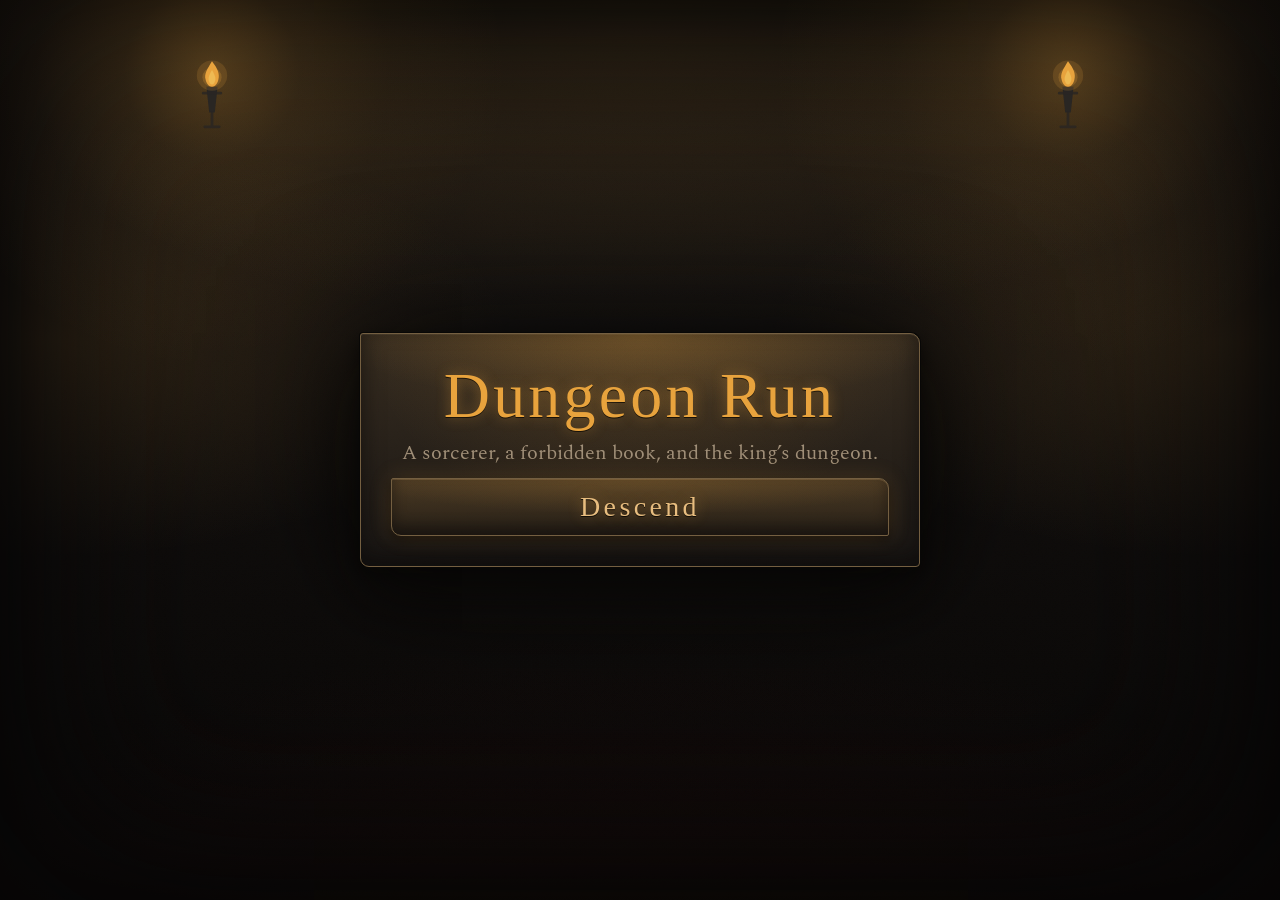
<file: index.html>
<!doctype html>
<html lang="en">
<head>
  <meta charset="utf-8">
  <meta name="viewport" content="width=device-width, initial-scale=1, viewport-fit=cover">
  <title>Dungeon Run</title>
  <meta name="description" content="A turn-based roguelike deckbuilder. A sorcerer, a forbidden book, and the king's dungeon.">
  <!-- Installable: from Safari's Share menu, Add to Home Screen launches it full-screen and it plays offline. -->
  <link rel="manifest" href="manifest.json">
  <meta name="theme-color" content="#0d0b0a">
  <meta name="mobile-web-app-capable" content="yes">
  <meta name="apple-mobile-web-app-capable" content="yes">
  <meta name="apple-mobile-web-app-status-bar-style" content="black-translucent">
  <meta name="apple-mobile-web-app-title" content="Dungeon Run">
  <link rel="icon" href="icons/icon.svg" type="image/svg+xml">
  <link rel="apple-touch-icon" href="icons/apple-touch-icon.png">
  <link rel="preconnect" href="https://fonts.googleapis.com">
  <link rel="preconnect" href="https://fonts.gstatic.com" crossorigin>
  <link rel="stylesheet" href="https://fonts.googleapis.com/css2?family=IM+Fell+English+SC&family=Spectral:ital,wght@0,400;0,600;0,800;1,400&display=swap">
  <link rel="stylesheet" href="styles/tokens.css">
  <link rel="stylesheet" href="styles/main.css">
</head>
<body>
  <!-- Sprites, sigils and icons. Inline SVG only, no image files (SPEC §1). Drawn with <use href="#...">.
       Enemy sprites are looked up as #sprite-<enemy id>; an enemy without one gets #sprite-unknown.
       Card sigils are looked up as #sigil-<school>. Colors come from tokens.css. -->
  <svg class="sprite-sheet" aria-hidden="true" focusable="false">
    <symbol id="sprite-player" viewBox="0 0 100 140" preserveAspectRatio="xMidYMax meet">
      <circle cx="50" cy="90" r="30" style="fill: var(--color-darkhold)" opacity="0.16"/>
      <circle cx="50" cy="90" r="18" style="fill: var(--color-darkhold)" opacity="0.24"/>
      <path d="M50 6 C35 8 27 26 27 44 C27 55 25 63 21 72 L9 136 L91 136 L79 72 C75 63 73 55 73 44 C73 26 65 8 50 6 Z" fill="currentColor"/>
      <path d="M50 21 C40 21 35 33 36 45 C37 55 43 60 50 60 C57 60 63 55 64 45 C65 33 60 21 50 21 Z" style="fill: var(--color-pitch)"/>
      <circle cx="44.5" cy="44" r="2.4" style="fill: var(--color-torch)"/>
      <circle cx="55.5" cy="44" r="2.4" style="fill: var(--color-torch)"/>
      <path d="M33 80 L50 85 L67 80 L67 100 L50 105 L33 100 Z" style="fill: var(--color-pitch); stroke: var(--color-darkhold)" stroke-width="2" stroke-linejoin="round"/>
      <path d="M50 85 L50 105" style="stroke: var(--color-darkhold)" stroke-width="2"/>
      <path d="M41 88 L41 97 M59 88 L59 97" style="stroke: var(--color-darkhold)" stroke-width="1.5" opacity="0.7"/>
      <path d="M22 76 C27 86 33 92 36 94 L34 102 C27 98 20 90 17 82 Z M78 76 C73 86 67 92 64 94 L66 102 C73 98 80 90 83 82 Z" fill="currentColor"/>
    </symbol>

    <symbol id="sprite-dungeon_rat" viewBox="0 0 140 92" preserveAspectRatio="xMidYMax meet">
      <path d="M102 60 C120 63 134 54 133 39 C132 30 124 27 119 33" fill="none" stroke="currentColor" stroke-width="4" stroke-linecap="round"/>
      <path d="M44 72 L39 86 M58 76 L56 88 M88 76 L91 88 M100 70 L107 84" stroke="currentColor" stroke-width="5" stroke-linecap="round"/>
      <ellipse cx="74" cy="56" rx="34" ry="21" fill="currentColor"/>
      <path d="M58 37 L62 29 L66 36 L71 27 L75 35 L80 28 L84 36 L89 31 L91 39 Z" fill="currentColor"/>
      <path d="M52 40 C38 42 24 50 12 62 C24 69 38 73 54 71 Z" fill="currentColor"/>
      <circle cx="49" cy="39" r="9" fill="currentColor"/>
      <circle cx="48" cy="39" r="4.5" style="fill: var(--color-blood)" opacity="0.45"/>
      <circle cx="32" cy="53" r="2.8" style="fill: var(--color-blood)"/>
      <circle cx="12" cy="62" r="2.6" style="fill: var(--color-blood)" opacity="0.8"/>
      <path d="M17 60 L3 54 M17 63 L2 64 M18 66 L5 72" style="stroke: var(--color-bone)" stroke-width="1" opacity="0.45"/>
    </symbol>

    <symbol id="sprite-unknown" viewBox="0 0 100 100" preserveAspectRatio="xMidYMax meet">
      <path d="M14 98 C14 60 28 30 50 30 C72 30 86 60 86 98 Z" fill="currentColor"/>
      <circle cx="40" cy="55" r="4" style="fill: var(--color-blood)"/>
      <circle cx="60" cy="55" r="4" style="fill: var(--color-blood)"/>
    </symbol>

    <!-- Vermin: small things that bite. -->
    <symbol id="sprite-cave_bat" viewBox="0 0 160 80" preserveAspectRatio="xMidYMid meet">
      <path d="M80 34 C72 22 58 14 42 12 C30 11 14 16 4 28 C14 27 20 31 22 38 C29 33 37 34 40 41 C46 36 54 37 58 44 C64 39 72 38 80 44 Z M80 34 C88 22 102 14 118 12 C130 11 146 16 156 28 C146 27 140 31 138 38 C131 33 123 34 120 41 C114 36 106 37 102 44 C96 39 88 38 80 44 Z" fill="currentColor"/>
      <ellipse cx="80" cy="44" rx="11" ry="16" fill="currentColor"/>
      <path d="M72 33 L69 17 L78 28 Z M88 33 L91 17 L82 28 Z" fill="currentColor"/>
      <circle cx="76" cy="39" r="2.2" style="fill: var(--color-blood)"/>
      <circle cx="84" cy="39" r="2.2" style="fill: var(--color-blood)"/>
      <path d="M76 59 L73 67 M84 59 L87 67" stroke="currentColor" stroke-width="2.5" stroke-linecap="round"/>
    </symbol>
    <symbol id="sprite-blood_mote" viewBox="0 0 60 48" preserveAspectRatio="xMidYMax meet">
      <path d="M4 46 C4 27 15 15 30 15 C45 15 56 27 56 46 Z" fill="currentColor"/>
      <ellipse cx="24" cy="25" rx="6" ry="3" style="fill: var(--color-bone)" opacity="0.25"/>
      <circle cx="25" cy="33" r="3" style="fill: var(--color-pitch)"/>
      <circle cx="37" cy="32" r="3" style="fill: var(--color-pitch)"/>
    </symbol>
    <symbol id="sprite-barnacle" viewBox="0 0 80 60" preserveAspectRatio="xMidYMax meet">
      <path d="M4 58 L15 28 L26 58 Z M22 58 L37 14 L52 58 Z M45 58 L57 26 L69 58 Z M62 58 L70 40 L78 58 Z" fill="currentColor"/>
      <ellipse cx="15" cy="30" rx="3" ry="1.6" style="fill: var(--color-pitch)"/>
      <ellipse cx="37" cy="16" rx="3.5" ry="1.8" style="fill: var(--color-pitch)"/>
      <ellipse cx="57" cy="28" rx="3" ry="1.6" style="fill: var(--color-pitch)"/>
    </symbol>
    <symbol id="sprite-powder_wretch" viewBox="0 0 100 100" preserveAspectRatio="xMidYMax meet">
      <path d="M14 98 C12 76 20 58 36 54 C48 56 54 70 54 98 Z" fill="currentColor"/>
      <circle cx="34" cy="43" r="11" fill="currentColor"/>
      <circle cx="30" cy="42" r="2" style="fill: var(--color-torch)"/>
      <path d="M48 60 C48 54 86 54 86 60 L88 92 C88 98 46 98 46 92 Z" style="fill: var(--color-stone-warm); stroke: var(--color-pitch)" stroke-width="2"/>
      <path d="M47 70 L87 70 M47 84 L88 84" style="stroke: var(--color-iron-dark)" stroke-width="3"/>
      <path d="M70 56 C73 45 79 40 84 33" fill="none" stroke="currentColor" stroke-width="2"/>
      <circle cx="85" cy="31" r="5" style="fill: var(--color-torch)"/>
      <circle cx="85" cy="31" r="2.4" style="fill: var(--color-flame)"/>
    </symbol>

    <!-- The dungeon's rank and file. -->
    <symbol id="sprite-bone_skeleton" viewBox="0 0 100 150" preserveAspectRatio="xMidYMax meet">
      <path d="M50 6 C38 6 31 15 31 26 C31 33 34 38 39 41 L39 48 L61 48 L61 41 C66 38 69 33 69 26 C69 15 62 6 50 6 Z" fill="currentColor"/>
      <circle cx="43" cy="26" r="5" style="fill: var(--color-pitch)"/>
      <circle cx="57" cy="26" r="5" style="fill: var(--color-pitch)"/>
      <path d="M50 32 L47 38 L53 38 Z" style="fill: var(--color-pitch)"/>
      <path d="M50 48 L50 92 M36 58 C44 54 56 54 64 58 M34 66 C44 62 56 62 66 66 M36 74 C44 70 56 70 64 74 M36 56 L22 84 L27 100 M64 56 L80 82 M42 98 L37 146 M58 98 L63 146" fill="none" stroke="currentColor" stroke-width="4.5" stroke-linecap="round"/>
      <path d="M38 90 C44 86 56 86 62 90 L60 99 L40 99 Z" fill="currentColor"/>
      <path d="M80 82 L97 36" style="stroke: var(--color-iron)" stroke-width="3.5" stroke-linecap="round"/>
      <path d="M74 76 L86 82" style="stroke: var(--color-iron)" stroke-width="3" stroke-linecap="round"/>
    </symbol>
    <symbol id="sprite-skeleton" viewBox="0 0 100 150" preserveAspectRatio="xMidYMax meet">
      <use href="#sprite-bone_skeleton"/>
    </symbol>
    <symbol id="sprite-bone_wall" viewBox="0 0 130 90" preserveAspectRatio="xMidYMax meet">
      <path d="M6 88 C6 62 18 46 38 42 C54 30 80 30 94 42 C114 44 126 62 124 88 Z" fill="currentColor"/>
      <path d="M18 74 L60 54 M40 82 L96 58 M70 80 L112 66 M24 58 L66 78" style="stroke: var(--color-pitch)" stroke-width="2" opacity="0.5"/>
      <circle cx="46" cy="52" r="9" style="fill: var(--color-bone)" opacity="0.85"/>
      <circle cx="43" cy="51" r="2.2" style="fill: var(--color-pitch)"/>
      <circle cx="49" cy="51" r="2.2" style="fill: var(--color-pitch)"/>
      <circle cx="88" cy="62" r="8" style="fill: var(--color-bone)" opacity="0.85"/>
      <circle cx="85" cy="61" r="2" style="fill: var(--color-pitch)"/>
      <circle cx="91" cy="61" r="2" style="fill: var(--color-pitch)"/>
    </symbol>
    <symbol id="sprite-torch_wraith" viewBox="0 0 100 150" preserveAspectRatio="xMidYMax meet">
      <path d="M50 40 C30 40 22 62 24 86 C26 108 18 124 10 140 C24 134 30 142 38 132 C42 142 52 146 56 134 C62 144 72 140 74 130 C80 138 88 136 92 128 C80 118 76 102 76 84 C78 62 70 40 50 40 Z" fill="currentColor"/>
      <path d="M28 70 C16 72 10 80 6 92 M72 70 C84 72 90 80 94 92" fill="none" stroke="currentColor" stroke-width="6" stroke-linecap="round"/>
      <path d="M50 2 C58 13 68 21 66 36 C65 45 58 51 50 51 C42 51 35 45 34 36 C32 23 44 17 50 2 Z" style="fill: var(--color-torch)"/>
      <path d="M50 18 C55 25 59 30 58 37 C57 42 54 45 50 45 C46 45 43 42 42 37 C41 30 46 25 50 18 Z" style="fill: var(--color-flame)"/>
      <path d="M43 37 L47 39 M53 39 L57 37" style="stroke: var(--color-pitch)" stroke-width="3" stroke-linecap="round"/>
    </symbol>
    <symbol id="sprite-blood_blob" viewBox="0 0 130 92" preserveAspectRatio="xMidYMax meet">
      <path d="M8 90 C6 62 24 30 62 26 C98 22 124 52 122 90 Z" fill="currentColor"/>
      <path d="M26 90 C26 82 31 78 31 90 Z M96 90 C96 80 102 78 102 90 Z" fill="currentColor"/>
      <ellipse cx="50" cy="44" rx="13" ry="6" style="fill: var(--color-bone)" opacity="0.22"/>
      <circle cx="54" cy="58" r="5" style="fill: var(--color-pitch)"/>
      <circle cx="80" cy="56" r="5" style="fill: var(--color-pitch)"/>
      <circle cx="100" cy="40" r="3" style="fill: var(--color-bone)" opacity="0.2"/>
      <circle cx="30" cy="62" r="2.5" style="fill: var(--color-bone)" opacity="0.2"/>
    </symbol>

    <!-- Goblins. -->
    <symbol id="sprite-goblin_shaman" viewBox="0 0 100 124" preserveAspectRatio="xMidYMax meet">
      <path d="M28 122 C28 94 33 68 50 62 C67 68 72 94 72 122 Z" fill="currentColor"/>
      <ellipse cx="50" cy="50" rx="14" ry="13" fill="currentColor"/>
      <path d="M37 48 L14 37 L36 56 Z M63 48 L86 37 L64 56 Z" fill="currentColor"/>
      <circle cx="45" cy="50" r="2" style="fill: var(--color-torch)"/>
      <circle cx="55" cy="50" r="2" style="fill: var(--color-torch)"/>
      <path d="M62 76 L82 72" stroke="currentColor" stroke-width="5" stroke-linecap="round"/>
      <path d="M80 122 L88 30" style="stroke: var(--color-stone-warm)" stroke-width="4" stroke-linecap="round"/>
      <circle cx="89" cy="25" r="8" style="fill: var(--color-bone)" opacity="0.9"/>
      <circle cx="86" cy="24" r="2" style="fill: var(--color-pitch)"/>
      <circle cx="92" cy="24" r="2" style="fill: var(--color-pitch)"/>
      <circle cx="89" cy="25" r="13" style="fill: var(--color-necromancy)" opacity="0.18"/>
    </symbol>
    <symbol id="sprite-goblin_shieldbearer" viewBox="0 0 110 124" preserveAspectRatio="xMidYMax meet">
      <path d="M20 122 L28 8" style="stroke: var(--color-stone-warm)" stroke-width="4" stroke-linecap="round"/>
      <path d="M28 2 L33 16 L23 16 Z" style="fill: var(--color-iron)"/>
      <path d="M22 122 C22 92 27 58 42 52 C55 56 58 76 58 122 Z" fill="currentColor"/>
      <ellipse cx="40" cy="38" rx="13" ry="12" fill="currentColor"/>
      <path d="M28 36 L8 26 L28 44 Z M52 36 L70 26 L52 44 Z" fill="currentColor"/>
      <circle cx="36" cy="38" r="2" style="fill: var(--color-torch)"/>
      <path d="M52 40 L104 40 L104 88 C104 106 90 116 78 122 C66 116 52 106 52 88 Z" style="fill: var(--color-iron); stroke: var(--color-pitch)" stroke-width="2.5"/>
      <circle cx="78" cy="72" r="8" style="fill: var(--color-iron-dark)"/>
      <path d="M58 46 L98 46" style="stroke: var(--color-bone)" stroke-width="1.5" opacity="0.3"/>
    </symbol>
    <symbol id="sprite-goblin_brute" viewBox="0 0 150 150" preserveAspectRatio="xMidYMax meet">
      <path d="M118 112 L140 18" style="stroke: var(--color-stone-warm)" stroke-width="8" stroke-linecap="round"/>
      <ellipse cx="138" cy="22" rx="12" ry="17" style="fill: var(--color-stone-warm)"/>
      <path d="M131 12 L126 8 M144 14 L149 10 M136 34 L132 38" style="stroke: var(--color-iron)" stroke-width="3" stroke-linecap="round"/>
      <path d="M18 148 C12 112 16 72 42 54 C64 42 92 46 108 64 C124 82 122 118 118 148 Z" fill="currentColor"/>
      <ellipse cx="56" cy="42" rx="15" ry="14" fill="currentColor"/>
      <path d="M42 40 L28 32 L42 48 Z M70 40 L82 32 L70 48 Z" fill="currentColor"/>
      <circle cx="51" cy="40" r="2.4" style="fill: var(--color-torch)"/>
      <circle cx="61" cy="40" r="2.4" style="fill: var(--color-torch)"/>
      <path d="M49 51 L50 45 L53 51 Z M59 51 L62 45 L63 51 Z" style="fill: var(--color-bone)"/>
      <path d="M108 70 C120 82 124 98 120 112" fill="none" stroke="currentColor" stroke-width="14" stroke-linecap="round"/>
    </symbol>

    <!-- The Leech: a worm that erupts from the floor. -->
    <symbol id="sprite-the_leech" viewBox="0 0 110 150" preserveAspectRatio="xMidYMax meet">
      <ellipse cx="55" cy="144" rx="52" ry="8" style="fill: var(--color-dirt)"/>
      <path d="M28 146 C26 110 34 80 30 54 C28 36 40 18 57 16 C76 14 88 30 86 50 C84 76 82 110 82 146 Z" fill="currentColor"/>
      <path d="M30 70 C46 76 66 76 84 68 M30 92 C46 98 66 98 84 90 M29 116 C46 122 66 122 83 114" fill="none" style="stroke: var(--color-pitch)" stroke-width="2.5" opacity="0.4"/>
      <circle cx="57" cy="34" r="15" style="fill: var(--color-pitch)"/>
      <path d="M57 19 L54 26 L60 26 Z M72 34 L65 31 L65 37 Z M57 49 L54 42 L60 42 Z M42 34 L49 31 L49 37 Z M67 23 L62 28 L66 30 Z M47 45 L52 40 L48 38 Z M67 45 L62 40 L66 38 Z M47 23 L52 28 L48 30 Z" style="fill: var(--color-bone)"/>
    </symbol>

    <!-- Elites. -->
    <symbol id="sprite-iron_torturer" viewBox="0 0 140 170" preserveAspectRatio="xMidYMax meet">
      <path d="M22 168 C16 120 20 86 40 66 C56 52 84 52 100 66 C120 86 124 120 118 168 Z" fill="currentColor"/>
      <path d="M50 14 L90 14 L93 58 C80 67 60 67 47 58 Z" style="fill: var(--color-iron); stroke: var(--color-pitch)" stroke-width="2"/>
      <path d="M56 36 L84 36" style="stroke: var(--color-pitch)" stroke-width="4" stroke-linecap="round"/>
      <circle cx="56" cy="22" r="2" style="fill: var(--color-pitch)"/>
      <circle cx="84" cy="22" r="2" style="fill: var(--color-pitch)"/>
      <circle cx="70" cy="36" r="10" style="fill: var(--color-blood)" opacity="0.18"/>
      <path d="M30 88 C50 104 90 104 110 88 M32 102 C52 118 88 118 108 102" fill="none" style="stroke: var(--color-iron)" stroke-width="3.5" stroke-dasharray="6 4"/>
      <path d="M116 96 L130 128 C133 137 124 142 119 135" fill="none" style="stroke: var(--color-iron)" stroke-width="4.5" stroke-linecap="round"/>
      <path d="M24 96 L12 132" stroke="currentColor" stroke-width="12" stroke-linecap="round"/>
    </symbol>
    <symbol id="sprite-the_questioner" viewBox="0 0 110 180" preserveAspectRatio="xMidYMax meet">
      <path d="M55 40 C40 44 34 70 32 100 L20 178 L90 178 L78 100 C76 70 70 44 55 40 Z" fill="currentColor"/>
      <path d="M55 0 L41 52 L69 52 Z" fill="currentColor"/>
      <ellipse cx="55" cy="52" rx="9" ry="11" style="fill: var(--color-pitch)"/>
      <circle cx="51" cy="51" r="1.6" style="fill: var(--color-bone)"/>
      <circle cx="59" cy="51" r="1.6" style="fill: var(--color-bone)"/>
      <path d="M76 88 L98 98" stroke="currentColor" stroke-width="6" stroke-linecap="round"/>
      <circle cx="98" cy="110" r="16" style="fill: var(--color-torch)" opacity="0.2"/>
      <path d="M92 100 L104 100 L106 118 L90 118 Z" style="fill: var(--color-torch); stroke: var(--color-iron-dark)" stroke-width="2"/>
      <path d="M44 120 L66 120 M46 140 L64 140" style="stroke: var(--color-pitch)" stroke-width="2" opacity="0.35"/>
    </symbol>

    <!-- The boss. -->
    <!-- Added with the longer run: a spider, a ghoul, an acolyte, the Kennel Master and his hounds. -->
    <symbol id="sprite-cellar_spider" viewBox="0 0 120 80" preserveAspectRatio="xMidYMax meet">
      <path d="M50 50 C38 30 22 28 9 48 L5 78 M50 54 C36 42 22 44 13 62 L11 78 M52 58 C40 56 30 60 25 70 L23 78 M54 62 C46 64 41 70 39 78 M70 50 C82 30 98 28 111 48 L115 78 M70 54 C84 42 98 44 107 62 L109 78 M68 58 C80 56 90 60 95 70 L97 78 M66 62 C74 64 79 70 81 78" fill="none" stroke="currentColor" stroke-width="3.6" stroke-linecap="round" stroke-linejoin="round"/>
      <circle cx="60" cy="34" r="18" fill="currentColor"/>
      <circle cx="60" cy="56" r="10.5" fill="currentColor"/>
      <path d="M52 26 L60 34 L68 26 M54 40 L60 34 L66 40" fill="none" style="stroke: var(--color-pitch)" stroke-width="1.6" opacity="0.5"/>
      <circle cx="56" cy="57" r="2.1" style="fill: var(--color-blood)"/><circle cx="64" cy="57" r="2.1" style="fill: var(--color-blood)"/>
      <circle cx="58" cy="52.5" r="1.4" style="fill: var(--color-blood)"/><circle cx="62" cy="52.5" r="1.4" style="fill: var(--color-blood)"/>
    </symbol>
    <symbol id="sprite-ghoul" viewBox="0 0 100 130" preserveAspectRatio="xMidYMax meet">
      <path d="M34 128 L38 98 C29 88 29 72 39 62 C47 54 59 51 68 55 L72 60 C79 67 79 79 72 89 L74 128 L62 128 L60 102 L50 102 L48 128 Z" fill="currentColor"/>
      <circle cx="70" cy="45" r="13" fill="currentColor"/>
      <path d="M44 66 C34 80 30 96 26 112 M66 66 C78 78 84 92 88 108" fill="none" stroke="currentColor" stroke-width="6" stroke-linecap="round"/>
      <path d="M26 112 L19 121 M26 112 L25 123 M26 112 L32 121 M88 108 L83 118 M88 108 L90 119 M88 108 L96 116" stroke="currentColor" stroke-width="2.6" stroke-linecap="round"/>
      <circle cx="65" cy="44" r="2.8" style="fill: var(--color-necromancy)"/><circle cx="76" cy="44" r="2.8" style="fill: var(--color-necromancy)"/>
      <path d="M63 52 L66 55 L69 52 L72 55 L75 52 L78 55" fill="none" style="stroke: var(--color-pitch)" stroke-width="1.6"/>
      <path d="M44 72 C50 70 56 70 62 72 M44 80 C50 78 56 78 62 80" fill="none" style="stroke: var(--color-pitch)" stroke-width="1.6" opacity="0.5"/>
    </symbol>
    <symbol id="sprite-hooded_acolyte" viewBox="0 0 100 150" preserveAspectRatio="xMidYMax meet">
      <path d="M84 40 L84 148" style="stroke: var(--color-iron-dark)" stroke-width="3.5" stroke-linecap="round"/>
      <path d="M50 6 C41 24 35 39 34 56 C26 80 20 112 16 148 L82 148 C79 112 74 80 66 56 C65 39 59 24 50 6 Z" fill="currentColor"/>
      <path d="M41 50 C43 40 57 40 59 50 C59 60 54 67 50 67 C46 67 41 60 41 50 Z" style="fill: var(--color-pitch)"/>
      <path d="M44.5 52 L48 53 M52 53 L55.5 52" style="stroke: var(--color-blood)" stroke-width="2.6" stroke-linecap="round"/>
      <path d="M64 80 C72 78 79 73 84 66" fill="none" stroke="currentColor" stroke-width="6" stroke-linecap="round"/>
      <path d="M36 98 L64 98" style="stroke: var(--color-blood-deep)" stroke-width="3"/>
      <path d="M80.5 40 L87.5 40 L86.5 30 L81.5 30 Z" style="fill: var(--color-bone)"/>
      <path d="M84 28 C81 24 83 20 84 15 C85.5 20 87 24 84 28 Z" style="fill: var(--color-flame)"/>
    </symbol>
    <symbol id="sprite-kennel_master" viewBox="0 0 150 170" preserveAspectRatio="xMidYMax meet">
      <path d="M130 112 C140 124 130 138 140 150 C146 158 138 166 128 162" fill="none" style="stroke: var(--color-iron)" stroke-width="3.2" stroke-dasharray="5 3" stroke-linecap="round"/>
      <path d="M50 168 L54 120 C40 112 36 92 42 74 C50 60 66 54 76 54 C88 54 104 60 110 76 C116 92 112 112 98 120 L102 168 L84 168 L80 134 L72 134 L68 168 Z" fill="currentColor"/>
      <path d="M44 78 C30 92 22 104 18 118 M108 78 C120 88 126 100 130 112" fill="none" stroke="currentColor" stroke-width="13" stroke-linecap="round"/>
      <circle cx="17" cy="121" r="7.5" fill="currentColor"/>
      <circle cx="76" cy="40" r="17" fill="currentColor"/>
      <path d="M58 33 C64 25 88 25 94 33 L93 41 L59 41 Z" style="fill: var(--color-iron-dark)"/>
      <circle cx="69" cy="37" r="2.5" style="fill: var(--color-torch)"/><circle cx="83" cy="37" r="2.5" style="fill: var(--color-torch)"/>
      <path d="M56 84 C70 92 84 92 98 84 L95 124 L59 124 Z" style="fill: var(--color-stone-deep)" opacity="0.55"/>
      <path d="M17 121 C10 132 18 142 10 152" fill="none" style="stroke: var(--color-iron)" stroke-width="3" stroke-linecap="round"/>
    </symbol>
    <symbol id="sprite-dungeon_hound" viewBox="0 0 120 80" preserveAspectRatio="xMidYMax meet">
      <path d="M20 29 L8 33 L5 40 L15 43 L23 47 C30 47 35 43 41 41 L82 39 C94 39 103 42 109 35 L115 26 L111 40 C109 48 105 52 101 54 L103 78 L95 78 L91 59 L58 59 L54 78 L46 78 L45 55 C37 53 31 51 27 49 Z" fill="currentColor"/>
      <path d="M23 29 L27 17 L32 31 Z" fill="currentColor"/>
      <circle cx="18" cy="35" r="2.2" style="fill: var(--color-blood)"/>
      <path d="M31 46 L43 40" style="stroke: var(--color-iron)" stroke-width="4" stroke-linecap="round"/>
      <path d="M8 40 L11 44 L14 40 L17 44" fill="none" style="stroke: var(--color-bone)" stroke-width="1.4"/>
    </symbol>
    <symbol id="sprite-corrupted_crab" viewBox="0 0 240 140" preserveAspectRatio="xMidYMax meet">
      <path d="M62 104 C48 112 40 124 34 138 M74 108 C66 118 62 128 58 138 M88 110 C84 120 82 130 82 138 M178 104 C192 112 200 124 206 138 M166 108 C174 118 178 128 182 138 M152 110 C156 120 158 130 158 138" fill="none" stroke="currentColor" stroke-width="6" stroke-linecap="round"/>
      <path d="M60 92 C42 84 30 68 28 50 M180 92 C198 84 210 68 212 50" fill="none" stroke="currentColor" stroke-width="10" stroke-linecap="round"/>
      <path d="M8 34 C10 14 32 6 42 22 C36 25 32 32 32 42 C22 44 12 42 8 34 Z M24 52 C14 54 6 48 4 40 C14 44 24 44 32 42 C32 46 28 50 24 52 Z" fill="currentColor"/>
      <path d="M232 34 C230 14 208 6 198 22 C204 25 208 32 208 42 C218 44 228 42 232 34 Z M216 52 C226 54 234 48 236 40 C226 44 216 44 208 42 C208 46 212 50 216 52 Z" fill="currentColor"/>
      <path d="M48 100 C44 64 78 40 120 40 C162 40 196 64 192 100 C172 114 68 114 48 100 Z" fill="currentColor"/>
      <path d="M104 46 L100 30 M136 46 L140 30" stroke="currentColor" stroke-width="4"/>
      <circle cx="100" cy="27" r="5" style="fill: var(--color-blood)"/>
      <circle cx="140" cy="27" r="5" style="fill: var(--color-blood)"/>
      <circle cx="121" cy="40" r="22" style="fill: var(--color-darkhold)" opacity="0.2"/>
      <path d="M112 50 L121 8 L132 50 L122 58 Z" style="fill: var(--color-darkhold); stroke: var(--color-bone)" stroke-width="1.5"/>
    </symbol>
    <!-- Encrusted Armor: the barnacles on the crab's shell, one symbol each, drawn over the crab in its own viewBox.
         Each hit the armor softens knocks one off; render.js counts these symbols, so the art can have any number. -->
    <symbol id="sprite-corrupted_crab-armor-0" viewBox="0 0 240 140" preserveAspectRatio="xMidYMax meet"><path d="M107 97 L111 86 L115 97 Z M115 97 L120 82 L125 97 Z M125 97 L129 87 L133 97 Z" style="fill: var(--color-ash); stroke: var(--color-pitch)" stroke-width="1"/><ellipse cx="111" cy="87.6" rx="1.8" ry="1" style="fill: var(--color-pitch)"/><ellipse cx="120" cy="83.6" rx="1.8" ry="1" style="fill: var(--color-pitch)"/><ellipse cx="129" cy="88.6" rx="1.8" ry="1" style="fill: var(--color-pitch)"/></symbol>
    <symbol id="sprite-corrupted_crab-armor-1" viewBox="0 0 240 140" preserveAspectRatio="xMidYMax meet"><path d="M133 71 L137 60 L141 71 Z M141 71 L146 56 L151 71 Z M151 71 L155 61 L159 71 Z" style="fill: var(--color-ash); stroke: var(--color-pitch)" stroke-width="1"/><ellipse cx="137" cy="61.6" rx="1.8" ry="1" style="fill: var(--color-pitch)"/><ellipse cx="146" cy="57.6" rx="1.8" ry="1" style="fill: var(--color-pitch)"/><ellipse cx="155" cy="62.6" rx="1.8" ry="1" style="fill: var(--color-pitch)"/></symbol>
    <symbol id="sprite-corrupted_crab-armor-2" viewBox="0 0 240 140" preserveAspectRatio="xMidYMax meet"><path d="M81 71 L85 60 L89 71 Z M89 71 L94 56 L99 71 Z M99 71 L103 61 L107 71 Z" style="fill: var(--color-ash); stroke: var(--color-pitch)" stroke-width="1"/><ellipse cx="85" cy="61.6" rx="1.8" ry="1" style="fill: var(--color-pitch)"/><ellipse cx="94" cy="57.6" rx="1.8" ry="1" style="fill: var(--color-pitch)"/><ellipse cx="103" cy="62.6" rx="1.8" ry="1" style="fill: var(--color-pitch)"/></symbol>
    <symbol id="sprite-corrupted_crab-armor-3" viewBox="0 0 240 140" preserveAspectRatio="xMidYMax meet"><path d="M157 93 L161 82 L165 93 Z M165 93 L170 78 L175 93 Z M175 93 L179 83 L183 93 Z" style="fill: var(--color-ash); stroke: var(--color-pitch)" stroke-width="1"/><ellipse cx="161" cy="83.6" rx="1.8" ry="1" style="fill: var(--color-pitch)"/><ellipse cx="170" cy="79.6" rx="1.8" ry="1" style="fill: var(--color-pitch)"/><ellipse cx="179" cy="84.6" rx="1.8" ry="1" style="fill: var(--color-pitch)"/></symbol>
    <symbol id="sprite-corrupted_crab-armor-4" viewBox="0 0 240 140" preserveAspectRatio="xMidYMax meet"><path d="M57 91 L61 80 L65 91 Z M65 91 L70 76 L75 91 Z M75 91 L79 81 L83 91 Z" style="fill: var(--color-ash); stroke: var(--color-pitch)" stroke-width="1"/><ellipse cx="61" cy="81.6" rx="1.8" ry="1" style="fill: var(--color-pitch)"/><ellipse cx="70" cy="77.6" rx="1.8" ry="1" style="fill: var(--color-pitch)"/><ellipse cx="79" cy="82.6" rx="1.8" ry="1" style="fill: var(--color-pitch)"/></symbol>

    <!-- Map stamps: what each node holds, shown before the player commits. -->
    <symbol id="node-combat" viewBox="0 0 24 24"><path d="M5 4 L19 18 M19 4 L5 18 M3 15.5 L8.5 21 M15.5 21 L21 15.5" fill="none" stroke="currentColor" stroke-width="2.4" stroke-linecap="round"/></symbol>
    <symbol id="node-elite" viewBox="0 0 24 24">
      <path d="M12 6 C7.8 6 5 9 5 12.6 C5 14.7 6 16.3 7.6 17.2 L7.6 20 L16.4 20 L16.4 17.2 C18 16.3 19 14.7 19 12.6 C19 9 16.2 6 12 6 Z M5.5 9 C3.5 7 3 4.5 3.5 2 C5 4 6.5 5.5 8.5 6.2 Z M18.5 9 C20.5 7 21 4.5 20.5 2 C19 4 17.5 5.5 15.5 6.2 Z" fill="currentColor"/>
      <circle cx="9.3" cy="12.8" r="1.9" style="fill: var(--color-vellum)"/><circle cx="14.7" cy="12.8" r="1.9" style="fill: var(--color-vellum)"/>
    </symbol>
    <symbol id="node-shop" viewBox="0 0 24 24"><path d="M9 3 L15 3 L13.5 6 C17.5 7.5 20 11 20 15 C20 19 16.5 21 12 21 C7.5 21 4 19 4 15 C4 11 6.5 7.5 10.5 6 Z" fill="currentColor"/><circle cx="12" cy="14.5" r="3.2" fill="none" style="stroke: var(--color-vellum)" stroke-width="1.6"/></symbol>
    <symbol id="node-rest" viewBox="0 0 24 24"><path d="M12 2 C14 6 17 7.5 17 11.5 A5 5 0 0 1 7 11.5 C7 9 8.5 7.5 9.2 6 C10.5 7.4 10.8 8.6 10.8 9.8 C12.3 8.3 12.7 5.3 12 2 Z" fill="currentColor"/><path d="M4 21 L20 16 M4 16 L20 21" stroke="currentColor" stroke-width="2.4" stroke-linecap="round"/></symbol>
    <symbol id="node-event" viewBox="0 0 24 24"><path d="M5 22 L5 10 C5 5.5 8 2.5 12 2.5 C16 2.5 19 5.5 19 10 L19 22 Z" fill="currentColor"/><path d="M9.8 9.6 C9.8 8.2 10.8 7.4 12 7.4 C13.3 7.4 14.2 8.2 14.2 9.4 C14.2 11 12 11.2 12 13.2 M12 15.8 L12 16.2" fill="none" style="stroke: var(--color-vellum)" stroke-width="1.8" stroke-linecap="round"/></symbol>
    <symbol id="node-boss" viewBox="0 0 24 24"><path d="M3 9 C3 4 8 2 10 6 C8 6.6 7 8.2 7 10.2 C5 10.6 3.2 10.2 3 9 Z M21 9 C21 4 16 2 14 6 C16 6.6 17 8.2 17 10.2 C19 10.6 20.8 10.2 21 9 Z M5 18 C5 13 8 11 12 11 C16 11 19 13 19 18 C16 20.5 8 20.5 5 18 Z M7 19 L4 22 M17 19 L20 22" fill="currentColor" stroke="currentColor" stroke-width="1.4" stroke-linecap="round"/></symbol>

    <symbol id="icon-coin" viewBox="0 0 24 24"><circle cx="12" cy="12" r="9" fill="currentColor"/><circle cx="12" cy="12" r="5.5" fill="none" style="stroke: var(--color-pitch)" stroke-width="1.6" opacity="0.45"/></symbol>
    <symbol id="icon-breath" viewBox="0 0 24 24"><path d="M4 9 C9 9 9 4 13 4 C16 4 17.5 6.5 16 8.5 M3 14 C10 14 14 11 18 11 C21 11 22 14 20 16 M5 19 C10 19 12 17 15 17" fill="none" stroke="currentColor" stroke-width="2.4" stroke-linecap="round"/></symbol>
    <symbol id="icon-target" viewBox="0 0 24 24"><circle cx="12" cy="12" r="7.5" fill="none" stroke="currentColor" stroke-width="2.2"/><circle cx="12" cy="12" r="2.2" fill="currentColor"/><path d="M12 1.5 V6 M12 18 V22.5 M1.5 12 H6 M18 12 H22.5" fill="none" stroke="currentColor" stroke-width="2.2" stroke-linecap="round"/></symbol>
    <symbol id="icon-beam" viewBox="0 0 24 24"><path d="M10 2 L14 2 L15.5 12 L12 22 L8.5 12 Z" fill="currentColor"/><path d="M3 7 L7 9 M21 7 L17 9 M2 14 L6.5 13.5 M22 14 L17.5 13.5" fill="none" stroke="currentColor" stroke-width="1.8" stroke-linecap="round"/></symbol>
    <symbol id="icon-relic" viewBox="0 0 24 24"><path d="M6.5 2.5 C6.5 7.5 17.5 7.5 17.5 2.5" fill="none" stroke="currentColor" stroke-width="1.8" stroke-linecap="round"/><path d="M12 8 L17.5 14 L12 22 L6.5 14 Z" fill="currentColor"/><path d="M12 8 L12 22 M6.5 14 L17.5 14" fill="none" style="stroke: var(--color-pitch)" stroke-width="1" opacity="0.45"/></symbol>
    <symbol id="icon-flame" viewBox="0 0 24 24"><path d="M12 2 C14.5 6.5 19 8.5 19 14 A7 7 0 0 1 5 14 C5 10.5 7.2 8.6 8.2 6.6 C9.8 8.4 10.2 10 10.2 11.6 C12.3 9.6 13 6 12 2 Z" fill="currentColor"/><path d="M12 13 C13.2 15 14.6 15.8 14.6 18 A2.6 2.6 0 0 1 9.4 18 C9.4 16.4 10.8 15.2 12 13 Z" style="fill: var(--color-pitch)" opacity="0.45"/></symbol>
    <symbol id="icon-sapling" viewBox="0 0 24 24"><path d="M12 22 L12 11" fill="none" stroke="currentColor" stroke-width="2.2" stroke-linecap="round"/><path d="M12 13 C8 13 4.5 10.5 4 5.5 C8.5 5.5 11.5 8 12 13 Z M12 10.5 C12.5 6 15.5 3 20 3 C20 7.5 16.5 10.5 12 10.5 Z" fill="currentColor"/><path d="M7 22 L17 22" fill="none" stroke="currentColor" stroke-width="2" stroke-linecap="round" opacity="0.6"/></symbol>
    <symbol id="icon-crown" viewBox="0 0 24 24"><path d="M3 18 L2 7 L7.5 11 L12 4 L16.5 11 L22 7 L21 18 Z" fill="currentColor"/><path d="M3 20.5 L21 20.5" fill="none" stroke="currentColor" stroke-width="2" stroke-linecap="round"/><circle cx="12" cy="13.5" r="1.8" style="fill: var(--color-pitch)" opacity="0.5"/></symbol>
    <symbol id="icon-deck" viewBox="0 0 24 24"><path d="M7 3 L19 3 L19 18 L7 18 Z" fill="none" stroke="currentColor" stroke-width="2"/><path d="M4 6 L4 21 L16 21" fill="none" stroke="currentColor" stroke-width="2"/></symbol>

    <!-- Wall torch: the iron sconce and the flame are separate so the flame can flicker on its own.
         Both share one viewBox, so they stack exactly. The flame's base sits at 40% of the height. -->
    <symbol id="deco-sconce" viewBox="0 0 40 90" preserveAspectRatio="xMidYMin meet">
      <path d="M13 36 L27 36 L23.5 68 L16.5 68 Z" fill="currentColor"/>
      <path d="M9 44 L31 44 M20 68 L20 84 M11 86 L29 86" fill="none" stroke="currentColor" stroke-width="3.5" stroke-linecap="round" opacity="0.8"/>
    </symbol>
    <symbol id="deco-flame" viewBox="0 0 40 90" preserveAspectRatio="xMidYMin meet">
      <circle cx="20" cy="22" r="19" style="fill: var(--color-torch)" opacity="0.16"/>
      <circle cx="20" cy="24" r="12" style="fill: var(--color-torch)" opacity="0.22"/>
      <path d="M20 4 C27 13 30 20 28 27 C27 32 24 36 20 36 C16 36 13 32 12 27 C10 20 14 14 20 4 Z" style="fill: var(--color-torch)"/>
      <path d="M20 15 C23 20 25 25 24 28 C23 31 22 33 20 33 C18 33 17 31 16 28 C15 25 17 20 20 15 Z" style="fill: var(--color-flame)"/>
    </symbol>

    <!-- School sigils: the school is readable from the mark alone, without reading the card. -->
    <symbol id="sigil-necromancy" viewBox="0 0 24 24">
      <path d="M12 3 C7.6 3 4.5 6.1 4.5 10.3 C4.5 12.7 5.6 14.5 7.3 15.6 L7.3 18 C7.3 18.8 7.9 19.5 8.7 19.5 L9.5 19.5 L9.5 17.5 L11 17.5 L11 19.5 L13 19.5 L13 17.5 L14.5 17.5 L14.5 19.5 L15.3 19.5 C16.1 19.5 16.7 18.8 16.7 18 L16.7 15.6 C18.4 14.5 19.5 12.7 19.5 10.3 C19.5 6.1 16.4 3 12 3 Z" fill="currentColor"/>
      <circle cx="9" cy="11" r="2.1" style="fill: var(--color-ink)"/>
      <circle cx="15" cy="11" r="2.1" style="fill: var(--color-ink)"/>
      <path d="M12 13.4 L10.9 15.4 L13.1 15.4 Z" style="fill: var(--color-ink)"/>
    </symbol>
    <symbol id="sigil-darkhold" viewBox="0 0 24 24">
      <path d="M1.5 12 C4.6 6.8 8.2 4.8 12 4.8 C15.8 4.8 19.4 6.8 22.5 12 C19.4 17.2 15.8 19.2 12 19.2 C8.2 19.2 4.6 17.2 1.5 12 Z" fill="currentColor"/>
      <circle cx="12" cy="12" r="4.4" style="fill: var(--color-ink)"/>
      <ellipse cx="12" cy="12" rx="1.3" ry="3.6" fill="currentColor"/>
    </symbol>
    <symbol id="sigil-elemental" viewBox="0 0 24 24">
      <path d="M12 2 C13 5.5 18 8 18 13.5 A6 6 0 0 1 6 13.5 C6 10.4 7.8 8.6 8.6 6.4 C10 8 10.3 9.6 10.2 11 C11.9 9.3 12.7 5.7 12 2 Z" fill="currentColor"/>
      <path d="M12 12 C12.6 13.6 14.6 14.6 14.6 16.6 A2.6 2.6 0 0 1 9.4 16.6 C9.4 15 10.6 14.2 11 13 C11.5 13.6 11.8 13.9 12 12 Z" style="fill: var(--color-ink)"/>
    </symbol>
    <symbol id="sigil-neutral" viewBox="0 0 24 24">
      <path d="M2.5 5.5 C5.4 4.4 8.6 4.6 11.2 6.2 L11.2 19.6 C8.6 18 5.4 17.8 2.5 18.9 Z M12.8 6.2 C15.4 4.6 18.6 4.4 21.5 5.5 L21.5 18.9 C18.6 17.8 15.4 18 12.8 19.6 Z" fill="currentColor"/>
    </symbol>
    <symbol id="sigil-curse" viewBox="0 0 24 24">
      <circle cx="12" cy="12" r="8" fill="none" stroke="currentColor" stroke-width="2.6"/>
      <path d="M12.5 3 L10 9 L13.6 11.6 L10.8 15.6 L12.4 21" fill="none" style="stroke: var(--color-ink)" stroke-width="2.4" stroke-linejoin="round"/>
    </symbol>

    <symbol id="icon-heart" viewBox="0 0 24 24"><path d="M12 21 C12 21 3 15.5 3 9.2 C3 6.3 5.2 4 8 4 C9.8 4 11.2 5 12 6.3 C12.8 5 14.2 4 16 4 C18.8 4 21 6.3 21 9.2 C21 15.5 12 21 12 21 Z" fill="currentColor"/></symbol>
    <symbol id="icon-shield" viewBox="0 0 24 24"><path d="M12 2 L20 5 L20 11 C20 16 16.5 20 12 22 C7.5 20 4 16 4 11 L4 5 Z" fill="currentColor"/></symbol>
    <symbol id="icon-sword" viewBox="0 0 24 24"><path d="M20 4 L9.5 14.5 M6.5 11.5 L12.5 17.5 M8.5 15.5 L4 20" fill="none" stroke="currentColor" stroke-width="2.6" stroke-linecap="round"/></symbol>
  </svg>

  <main id="app" class="app">
    <div class="boot" id="boot">Lighting the torches…</div>
  </main>

  <script>
    // If the game code can't load at all, say why instead of showing a blank screen.
    function bootFailed() {
      var boot = document.getElementById('boot');
      if (!boot) return;
      var help = location.protocol === 'file:'
        ? 'Browsers refuse to run this game straight from a file.\nServe the folder instead. In a terminal, inside the DungeonRun folder:\n\n  python3 -m http.server 8000\n\nthen open http://localhost:8000'
        : 'The game code failed to load. Try reloading the page.';
      boot.innerHTML = '<div><h1>The torches won’t light.</h1><pre></pre></div>';
      boot.querySelector('pre').textContent = help;
    }
  </script>
  <script type="module" src="src/main.js" onerror="bootFailed()"></script>
</body>
</html>
</file>
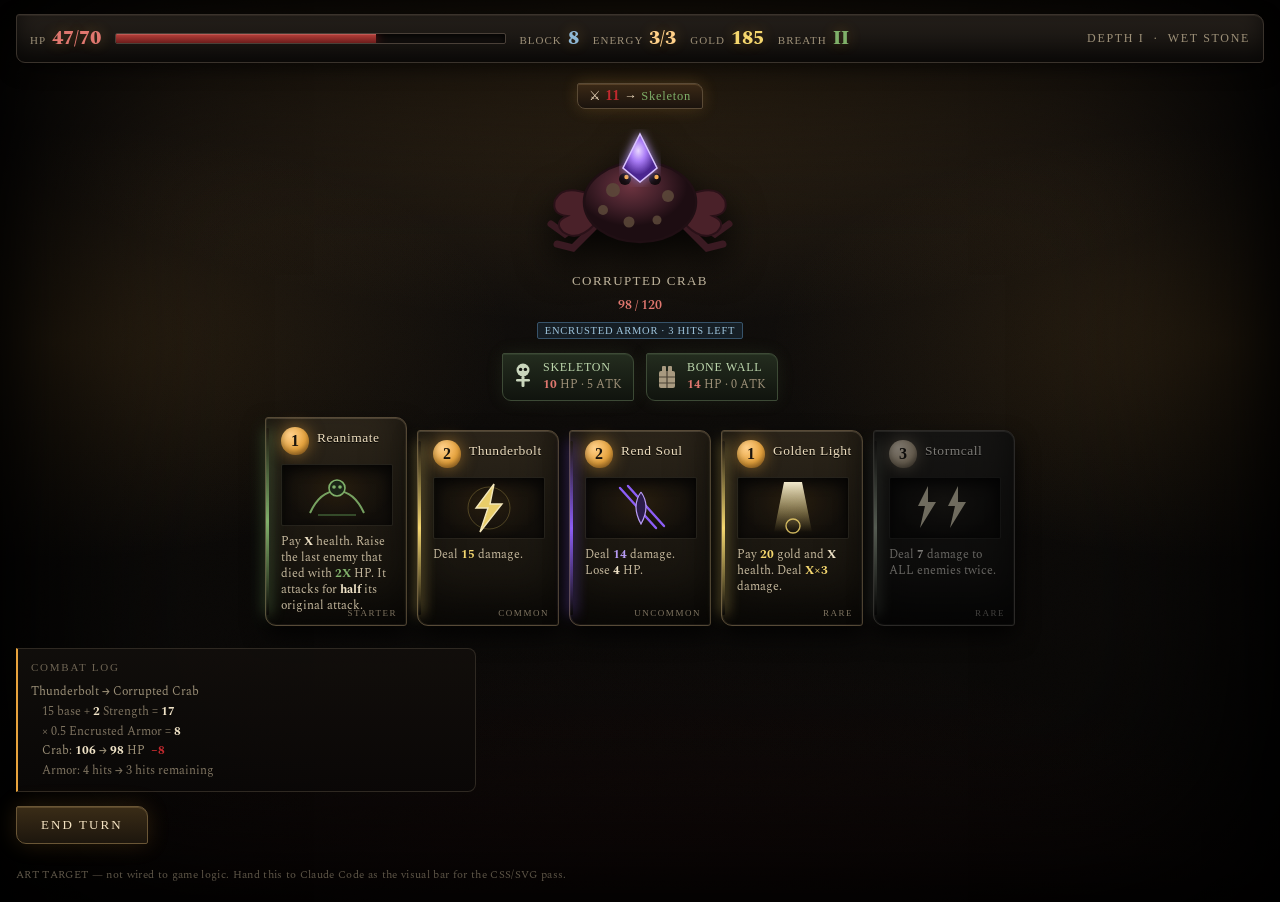
<file: art_target.html>
<!doctype html>
<html lang="en">
<head>
<meta charset="utf-8">
<meta name="viewport" content="width=device-width,initial-scale=1">
<title>Dungeon Run — Art Target</title>
<link rel="preconnect" href="https://fonts.googleapis.com">
<link rel="preconnect" href="https://fonts.gstatic.com" crossorigin>
<link href="https://fonts.googleapis.com/css2?family=IM+Fell+English+SC&family=Spectral:ital,wght@0,400;0,600;0,800;1,400&display=swap" rel="stylesheet">
<style>
:root{
  --ink:#0a0807;
  --stone-900:#13100d;
  --stone-800:#1c1814;
  --stone-700:#2a2521;
  --stone-600:#3a332c;
  --vellum:#d8c9ad;
  --vellum-dim:#9d9078;
  --torch:#e8a33d;
  --torch-hot:#ffd089;
  --blood:#8f1f1f;
  --danger:#c1292e;
  --necro:#7fb069;
  --dark:#8b5cf6;
  --elem:#f5d76e;
  --bone:#cbbfa6;

  --d-fast:160ms;
  --d-base:260ms;
  --d-slow:400ms;

  --font-display:"IM Fell English SC",serif;
  --font-text:"Spectral",Georgia,serif;
}

*{box-sizing:border-box;margin:0;padding:0}

body{
  font-family:var(--font-text);
  color:var(--vellum);
  background:var(--ink);
  min-height:100vh;
  overflow-x:hidden;
}

/* ---- texture + light ---- */
.room{
  position:relative;
  min-height:100vh;
  padding:14px 16px 18px;
  background:
    radial-gradient(90% 55% at 50% 2%, rgba(232,163,61,.17), transparent 62%),
    radial-gradient(60% 40% at 4% 38%, rgba(232,163,61,.13), transparent 60%),
    radial-gradient(60% 40% at 96% 38%, rgba(232,163,61,.13), transparent 60%),
    radial-gradient(120% 90% at 50% 120%, rgba(143,31,31,.14), transparent 55%),
    linear-gradient(180deg,#16120f 0%, #0d0b09 48%, #070605 100%);
  isolation:isolate;
}
.room::before{
  content:"";position:absolute;inset:0;z-index:0;pointer-events:none;
  background-image:url("data:image/svg+xml;utf8,<svg xmlns='http://www.w3.org/2000/svg' width='220' height='220'><filter id='n'><feTurbulence type='fractalNoise' baseFrequency='.9' numOctaves='4'/></filter><rect width='220' height='220' filter='url(%23n)' opacity='.5'/></svg>");
  opacity:.055;mix-blend-mode:overlay;
}
.room::after{
  content:"";position:absolute;inset:0;z-index:0;pointer-events:none;
  box-shadow:inset 0 0 180px 60px rgba(0,0,0,.92), inset 0 0 50px 10px rgba(0,0,0,.6);
}
.room>*{position:relative;z-index:1}

@keyframes flicker{
  0%,100%{opacity:.95}
  12%{opacity:.78}
  19%{opacity:1}
  33%{opacity:.84}
  47%{opacity:.97}
  61%{opacity:.74}
  78%{opacity:1}
}
.flicker{animation:flicker 5.5s steps(1,end) infinite}

/* ---- top bar ---- */
.bar{
  display:flex;align-items:center;gap:14px;flex-wrap:wrap;
  padding:9px 13px;
  border:1px solid #3a332c;
  border-radius:3px 10px 4px 9px;
  background:linear-gradient(180deg,#241f1a,#15120f);
  box-shadow:inset 0 1px 0 rgba(216,201,173,.07), inset 0 -10px 22px rgba(0,0,0,.6), 0 6px 18px rgba(0,0,0,.5);
}
.stat{display:flex;align-items:baseline;gap:6px;white-space:nowrap}
.stat .k{font-family:var(--font-display);font-size:11px;letter-spacing:.09em;color:var(--vellum-dim)}
.stat .v{font-weight:800;font-size:19px;font-variant-numeric:tabular-nums;text-shadow:0 0 14px rgba(232,163,61,.3)}
.v.hp{color:#e0776f}
.v.blk{color:#8fb8d6}
.v.en{color:var(--torch-hot)}
.v.au{color:var(--elem)}
.v.br{color:var(--necro)}
.bar .spacer{flex:1}
.depth{font-family:var(--font-display);font-size:12px;letter-spacing:.14em;color:var(--vellum-dim)}

/* health bar */
.hpwrap{flex:1 1 180px;min-width:150px}
.hpbar{
  height:11px;border:1px solid #4a4038;border-radius:2px;overflow:hidden;
  background:#120f0d;box-shadow:inset 0 2px 6px rgba(0,0,0,.9);
}
.hpfill{
  height:100%;width:67%;
  background:linear-gradient(180deg,#b8403a,#6d1d1c);
  box-shadow:0 0 12px rgba(193,41,46,.55), inset 0 1px 0 rgba(255,255,255,.14);
  transition:width var(--d-base) cubic-bezier(.3,.9,.3,1);
}

/* ---- enemy stage ---- */
.stage{
  margin:20px 0 10px;display:flex;justify-content:center;gap:34px;align-items:flex-end;flex-wrap:wrap;
}
.foe{display:flex;flex-direction:column;align-items:center;gap:7px;cursor:pointer}
.intent{
  font-family:var(--font-display);font-size:12.5px;letter-spacing:.06em;
  padding:4px 11px;color:#f1ddc0;
  border:1px solid #5a4a36;border-radius:2px 8px 2px 8px;
  background:linear-gradient(180deg,rgba(60,42,22,.95),rgba(26,19,13,.95));
  box-shadow:0 0 16px rgba(232,163,61,.2), inset 0 1px 0 rgba(255,214,150,.14);
}
.intent b{color:var(--danger);font-size:14px;font-variant-numeric:tabular-nums}
.intent .tgt{color:var(--necro)}

@keyframes breathe{0%,100%{transform:translateY(0) scale(1)}50%{transform:translateY(-4px) scale(1.012)}}
.sprite{animation:breathe 4.2s ease-in-out infinite;filter:drop-shadow(0 14px 18px rgba(0,0,0,.85))}

.foe .nm{font-family:var(--font-display);font-size:13px;letter-spacing:.11em;color:var(--bone)}
.foe .fhp{
  font-size:12.5px;font-variant-numeric:tabular-nums;color:#e0776f;font-weight:600;
}
.armor{
  font-family:var(--font-display);font-size:10.5px;letter-spacing:.07em;
  color:#9fc5dd;border:1px solid #37536a;border-radius:2px;
  padding:2px 7px;background:rgba(30,52,70,.45);
}

/* ---- summon row ---- */
.allies{display:flex;gap:12px;justify-content:center;margin:14px 0 6px;flex-wrap:wrap}
.ally{
  display:flex;align-items:center;gap:8px;
  padding:6px 11px 6px 8px;
  border:1px solid #3d4a36;border-radius:2px 9px 2px 9px;
  background:linear-gradient(180deg,rgba(38,48,33,.9),rgba(16,20,14,.95));
  box-shadow:0 0 18px rgba(127,176,105,.1), inset 0 1px 0 rgba(180,220,160,.08);
}
.ally .an{font-family:var(--font-display);font-size:12px;letter-spacing:.06em;color:#bcd6ac}
.ally .as{font-size:12px;font-variant-numeric:tabular-nums;color:var(--vellum-dim)}
.ally .as b{color:#e0776f}

/* ---- hand ---- */
.hand{
  display:flex;gap:10px;justify-content:center;align-items:flex-end;
  margin-top:16px;padding-bottom:6px;flex-wrap:wrap;
}
.card{
  position:relative;
  width:142px;min-height:196px;
  padding:9px 10px 11px;
  display:flex;flex-direction:column;
  cursor:pointer;
  border-radius:3px 11px 3px 11px;
  background:
    linear-gradient(180deg,#2b2419 0%,#1b1710 56%,#120f0a 100%);
  border:1px solid #574a37;
  box-shadow:
    inset 0 0 0 1px rgba(216,201,173,.07),
    inset 0 1px 0 rgba(216,201,173,.13),
    inset 0 -26px 40px rgba(0,0,0,.6),
    0 10px 22px rgba(0,0,0,.72);
  transition:transform var(--d-fast) ease, box-shadow var(--d-fast) ease;
}
.card::after{
  content:"";position:absolute;inset:0;border-radius:inherit;pointer-events:none;
  background-image:url("data:image/svg+xml;utf8,<svg xmlns='http://www.w3.org/2000/svg' width='160' height='160'><filter id='c'><feTurbulence type='fractalNoise' baseFrequency='1.1' numOctaves='3'/></filter><rect width='160' height='160' filter='url(%23c)' opacity='.6'/></svg>");
  opacity:.07;mix-blend-mode:overlay;
}
.card:hover{transform:translateY(-9px);box-shadow:inset 0 0 0 1px rgba(216,201,173,.1), inset 0 -26px 40px rgba(0,0,0,.6), 0 18px 30px rgba(0,0,0,.8)}

.card .edge{position:absolute;left:0;top:10px;bottom:10px;width:3px;border-radius:2px}
.card.necro .edge{background:linear-gradient(180deg,transparent,var(--necro),transparent);box-shadow:0 0 14px var(--necro)}
.card.dark  .edge{background:linear-gradient(180deg,transparent,var(--dark),transparent);box-shadow:0 0 14px var(--dark)}
.card.elem  .edge{background:linear-gradient(180deg,transparent,var(--elem),transparent);box-shadow:0 0 14px var(--elem)}

.chead{display:flex;align-items:flex-start;gap:8px;margin-left:5px}
.cost{
  flex:0 0 auto;width:28px;height:28px;display:grid;place-items:center;
  font-family:var(--font-display);font-size:16px;color:#1a140c;font-weight:700;
  background:radial-gradient(circle at 34% 28%,var(--torch-hot),var(--torch) 58%,#9c661f 100%);
  border-radius:50% 50% 48% 52%;
  box-shadow:0 0 16px rgba(232,163,61,.5), inset 0 -3px 6px rgba(0,0,0,.35);
}
.cname{font-family:var(--font-display);font-size:13.5px;line-height:1.15;letter-spacing:.04em;color:#ecdcbd;padding-top:3px;text-shadow:0 1px 0 #000}

.art{
  margin:9px 3px 8px 5px;height:62px;border-radius:2px;
  border:1px solid rgba(216,201,173,.1);
  background:radial-gradient(70% 90% at 50% 40%, rgba(232,163,61,.1), transparent 70%), #100d09;
  box-shadow:inset 0 3px 14px rgba(0,0,0,.85);
  display:grid;place-items:center;overflow:hidden;
}
.ctext{
  margin-left:5px;font-size:11.6px;line-height:1.38;color:#c3b69b;
}
.ctext b{color:#efe2c6;font-variant-numeric:tabular-nums}
.ctext .g{color:var(--necro)}
.ctext .p{color:#b79bf5}
.ctext .y{color:var(--elem)}
.rare{
  position:absolute;right:9px;bottom:7px;font-family:var(--font-display);
  font-size:9px;letter-spacing:.17em;color:#7e7360;
}
.card.unplayable{filter:grayscale(.75) brightness(.55);cursor:not-allowed}

/* ---- log ---- */
.log{
  margin-top:16px;padding:10px 13px;
  border:1px solid #2f2922;border-left:2px solid var(--torch);
  background:linear-gradient(180deg,rgba(18,15,12,.9),rgba(10,8,7,.9));
  border-radius:0 8px 8px 0;
  font-size:12.3px;line-height:1.62;color:#9c9078;max-width:460px;
}
.log .h{font-family:var(--font-display);font-size:11px;letter-spacing:.16em;color:#6e6453;margin-bottom:5px}
.log .ln{margin-left:11px}
.log b{color:#efe2c6;font-variant-numeric:tabular-nums}
.log .dmg{color:var(--danger);font-weight:700}
.log .step{color:#7e7360}

.endturn{
  margin-top:14px;display:inline-block;
  font-family:var(--font-display);font-size:13px;letter-spacing:.16em;
  padding:10px 24px;color:#f4e3c2;cursor:pointer;
  border:1px solid #6a5636;border-radius:2px 10px 2px 10px;
  background:linear-gradient(180deg,#3a2c17,#1d160d);
  box-shadow:0 0 22px rgba(232,163,61,.17), inset 0 1px 0 rgba(255,214,150,.16);
  transition:box-shadow var(--d-fast) ease, transform var(--d-fast) ease;
}
.endturn:hover{box-shadow:0 0 34px rgba(232,163,61,.34), inset 0 1px 0 rgba(255,214,150,.22);transform:translateY(-1px)}

.foot{margin-top:22px;font-size:11px;color:#5d5547;letter-spacing:.03em;max-width:620px;line-height:1.6}
@media (prefers-reduced-motion:reduce){*{animation:none!important;transition:none!important}}
</style>
</head>
<body>
<div class="room">

  <!-- HUD -->
  <div class="bar flicker">
    <div class="stat"><span class="k">HP</span><span class="v hp">47/70</span></div>
    <div class="hpwrap"><div class="hpbar"><div class="hpfill"></div></div></div>
    <div class="stat"><span class="k">BLOCK</span><span class="v blk">8</span></div>
    <div class="stat"><span class="k">ENERGY</span><span class="v en">3/3</span></div>
    <div class="stat"><span class="k">GOLD</span><span class="v au">185</span></div>
    <div class="stat"><span class="k">BREATH</span><span class="v br">II</span></div>
    <div class="spacer"></div>
    <div class="depth">DEPTH I &nbsp;·&nbsp; WET STONE</div>
  </div>

  <!-- ENEMIES -->
  <div class="stage">

    <div class="foe">
      <div class="intent">⚔ <b>11</b> → <span class="tgt">Skeleton</span></div>
      <svg class="sprite" width="206" height="150" viewBox="0 0 206 150" aria-label="Corrupted Crab">
        <defs>
          <radialGradient id="shell" cx="42%" cy="30%">
            <stop offset="0%" stop-color="#6d3440"/><stop offset="55%" stop-color="#43202a"/><stop offset="100%" stop-color="#1d0d12"/>
          </radialGradient>
          <radialGradient id="shard" cx="45%" cy="35%">
            <stop offset="0%" stop-color="#e9d6ff"/><stop offset="45%" stop-color="#a97cf6"/><stop offset="100%" stop-color="#4b2690"/>
          </radialGradient>
          <filter id="glow"><feGaussianBlur stdDeviation="5" result="b"/><feMerge><feMergeNode in="b"/><feMergeNode in="SourceGraphic"/></feMerge></filter>
        </defs>
        <!-- legs -->
        <g stroke="#3a1a22" stroke-width="7" fill="none" stroke-linecap="round">
          <path d="M60 96 L28 118 L14 108"/><path d="M64 104 L36 132 L20 128"/>
          <path d="M146 96 L178 118 L192 108"/><path d="M142 104 L170 132 L186 128"/>
        </g>
        <!-- claws -->
        <g fill="#4a2129" stroke="#2a1118" stroke-width="2">
          <path d="M52 78 q-26 -10 -34 6 q-4 14 12 16 q-14 6 -4 16 q14 10 30 -6 z"/>
          <path d="M154 78 q26 -10 34 6 q4 14 -12 16 q14 6 4 16 q-14 10 -30 -6 z"/>
        </g>
        <!-- shell -->
        <ellipse cx="103" cy="86" rx="56" ry="40" fill="url(#shell)" stroke="#200f14" stroke-width="2.5"/>
        <!-- barnacles -->
        <g fill="#5d4a3a" opacity=".85">
          <circle cx="76" cy="74" r="7"/><circle cx="131" cy="80" r="6"/><circle cx="92" cy="106" r="5.5"/>
          <circle cx="120" cy="104" r="4.5"/><circle cx="66" cy="94" r="5"/>
        </g>
        <!-- eyes -->
        <g><circle cx="88" cy="63" r="6" fill="#120a0d"/><circle cx="118" cy="63" r="6" fill="#120a0d"/>
           <circle cx="89.5" cy="61" r="2.2" fill="#ffb347"/><circle cx="119.5" cy="61" r="2.2" fill="#ffb347"/></g>
        <!-- shard -->
        <g filter="url(#glow)">
          <path d="M103 18 L120 52 L103 66 L86 52 Z" fill="url(#shard)" stroke="#d9c2ff" stroke-width="1.5"/>
        </g>
      </svg>
      <div class="nm">CORRUPTED CRAB</div>
      <div class="fhp">98 / 120</div>
      <div class="armor">ENCRUSTED ARMOR · 3 HITS LEFT</div>
    </div>

  </div>

  <!-- SUMMONS -->
  <div class="allies">
    <div class="ally">
      <svg width="24" height="30" viewBox="0 0 24 30"><g fill="#c9d6bc"><circle cx="12" cy="8" r="6.5"/><rect x="10.5" y="14" width="3" height="11" rx="1.2"/><rect x="5" y="17" width="14" height="2.6" rx="1.3"/></g><circle cx="9.6" cy="7.4" r="1.7" fill="#121410"/><circle cx="14.4" cy="7.4" r="1.7" fill="#121410"/></svg>
      <div><div class="an">SKELETON</div><div class="as"><b>10</b> HP · 5 ATK</div></div>
    </div>
    <div class="ally">
      <svg width="24" height="30" viewBox="0 0 24 30"><g fill="#a89a80"><rect x="4" y="9" width="16" height="17" rx="2"/><rect x="7" y="4" width="4" height="6" rx="1"/><rect x="13" y="4" width="4" height="6" rx="1"/></g><g stroke="#4a4234" stroke-width="1.2"><path d="M4 15h16M4 21h16M12 9v17"/></g></svg>
      <div><div class="an">BONE WALL</div><div class="as"><b>14</b> HP · 0 ATK</div></div>
    </div>
  </div>

  <!-- HAND -->
  <div class="hand">

    <div class="card necro">
      <div class="edge"></div>
      <div class="chead"><div class="cost">1</div><div class="cname">Reanimate</div></div>
      <div class="art">
        <svg width="78" height="52" viewBox="0 0 78 52"><g stroke="#7fb069" stroke-width="2" fill="none" opacity=".9"><path d="M12 44 q10 -22 27 -22 q17 0 27 22"/></g><circle cx="39" cy="19" r="8" fill="#1a2416" stroke="#7fb069" stroke-width="1.6"/><g fill="#7fb069"><circle cx="36" cy="18" r="1.8"/><circle cx="42" cy="18" r="1.8"/></g><g stroke="#3e5c33" stroke-width="1.4"><path d="M20 46h38"/></g></svg>
      </div>
      <div class="ctext">Pay <b>X</b> health. Raise the last enemy that died with <b class="g">2X</b> HP. It attacks for <b>half</b> its original attack.</div>
      <div class="rare">STARTER</div>
    </div>

    <div class="card elem">
      <div class="edge"></div>
      <div class="chead"><div class="cost">2</div><div class="cname">Thunderbolt</div></div>
      <div class="art">
        <svg width="78" height="52" viewBox="0 0 78 52"><path d="M44 2 L26 26 h12 L30 50 L52 22 H40 Z" fill="#f5d76e" stroke="#fff3c4" stroke-width="1.4" opacity=".95"/><circle cx="39" cy="26" r="21" fill="none" stroke="#f5d76e" stroke-width=".8" opacity=".3"/></svg>
      </div>
      <div class="ctext">Deal <b class="y">15</b> damage.</div>
      <div class="rare">COMMON</div>
    </div>

    <div class="card dark">
      <div class="edge"></div>
      <div class="chead"><div class="cost">2</div><div class="cname">Rend Soul</div></div>
      <div class="art">
        <svg width="78" height="52" viewBox="0 0 78 52"><g stroke="#8b5cf6" stroke-width="2.4" fill="none" stroke-linecap="round"><path d="M18 6 L54 46"/><path d="M26 4 L62 44"/></g><path d="M39 10 q10 14 0 32 q-10 -18 0 -32" fill="#2a1a4a" stroke="#b79bf5" stroke-width="1.2"/></svg>
      </div>
      <div class="ctext">Deal <b class="p">14</b> damage. Lose <b>4</b> HP.</div>
      <div class="rare">UNCOMMON</div>
    </div>

    <div class="card elem">
      <div class="edge"></div>
      <div class="chead"><div class="cost">1</div><div class="cname">Golden Light</div></div>
      <div class="art">
        <svg width="78" height="52" viewBox="0 0 78 52"><defs><linearGradient id="beam" x1="0" y1="0" x2="0" y2="1"><stop offset="0%" stop-color="#fff6d8" stop-opacity=".95"/><stop offset="100%" stop-color="#f5d76e" stop-opacity="0"/></linearGradient></defs><path d="M30 0 h18 l10 50 h-38 z" fill="url(#beam)"/><circle cx="39" cy="44" r="7" fill="none" stroke="#f5d76e" stroke-width="1.4" opacity=".8"/></svg>
      </div>
      <div class="ctext">Pay <b class="y">20</b> gold and <b>X</b> health. Deal <b class="y">X×3</b> damage.</div>
      <div class="rare">RARE</div>
    </div>

    <div class="card necro unplayable">
      <div class="edge"></div>
      <div class="chead"><div class="cost">3</div><div class="cname">Stormcall</div></div>
      <div class="art">
        <svg width="78" height="52" viewBox="0 0 78 52"><g fill="#f5d76e" opacity=".9"><path d="M22 4 L12 24 h7 L14 46 L30 20 h-8 Z"/><path d="M52 4 L42 24 h7 L44 46 L60 20 h-8 Z"/></g></svg>
      </div>
      <div class="ctext">Deal <b>7</b> damage to ALL enemies twice.</div>
      <div class="rare">RARE</div>
    </div>

  </div>

  <!-- LOG -->
  <div class="log">
    <div class="h">COMBAT LOG</div>
    <div>Thunderbolt → Corrupted Crab</div>
    <div class="ln step">15 base + <b>2</b> Strength = <b>17</b></div>
    <div class="ln step">× 0.5 Encrusted Armor = <b>8</b></div>
    <div class="ln">Crab: <b>106</b> → <b>98</b> HP &nbsp;<span class="dmg">−8</span></div>
    <div class="ln step">Armor: 4 hits → 3 hits remaining</div>
  </div>

  <div class="endturn">END TURN</div>

  <div class="foot">
    ART TARGET — not wired to game logic. Hand this to Claude Code as the visual bar for the CSS/SVG pass.
  </div>

</div>
</body>
</html>
</file>
<file: styles/tokens.css>
/* DUNGEON RUN design tokens (DESIGN.md section 8).
   Every color, shadow, type size, spacing step and timing value lives here. main.css uses only these.
   Later phases add to this file instead of inventing values in component CSS.

   Palette source of truth is data/config.json "palette", injected at boot as --pal-<name>.
   Everything below derives from those. The plain named-color fallbacks only ever show if
   config.json itself fails to load, so the error screen is still readable. */

:root {
  /* ---------- Palette (from config.json) ---------- */
  --color-void: var(--pal-background, black);
  --color-stone: var(--pal-stone, dimgray);
  --color-torch: var(--pal-torch, orange);
  --color-blood: var(--pal-danger, red);
  --color-bone: var(--pal-text, white);
  --color-necromancy: var(--pal-necromancy, green);
  --color-darkhold: var(--pal-darkhold, purple);
  --color-elemental: var(--pal-elemental, gold);

  /* ---------- Darkness and stone ---------- */
  --color-pitch: color-mix(in srgb, var(--color-void) 60%, black);
  --color-stone-deep: color-mix(in srgb, var(--color-stone) 42%, var(--color-void));
  --color-stone-mid: color-mix(in srgb, var(--color-stone) 72%, var(--color-void));
  --color-stone-warm: color-mix(in srgb, var(--color-stone) 86%, var(--color-torch));
  --color-iron: color-mix(in srgb, var(--color-stone) 82%, var(--color-bone));
  --color-iron-dark: color-mix(in srgb, var(--color-iron) 45%, var(--color-void));
  --color-mortar: color-mix(in srgb, var(--color-pitch) 70%, transparent);
  --color-dirt: color-mix(in srgb, var(--color-stone) 92%, var(--color-torch));

  /* ---------- Fire ---------- */
  --color-flame: color-mix(in srgb, var(--color-torch) 55%, var(--color-elemental));
  --color-ember: color-mix(in srgb, var(--color-torch) 62%, var(--color-blood));
  --color-torch-dim: color-mix(in srgb, var(--color-torch) 55%, var(--color-void));
  --color-torch-glow: color-mix(in srgb, var(--color-torch) 42%, transparent);
  --color-torch-haze: color-mix(in srgb, var(--color-torch) 14%, transparent);
  --color-blood-glow: color-mix(in srgb, var(--color-blood) 45%, transparent);
  --color-blood-deep: color-mix(in srgb, var(--color-blood) 30%, var(--color-void));
  --color-blood-bright: color-mix(in srgb, var(--color-blood) 78%, var(--color-bone));
  --color-hp-loss: color-mix(in srgb, var(--color-ember) 65%, var(--color-bone));

  /* ---------- Text on stone: old vellum, not white ---------- */
  --color-text: var(--color-vellum-bright);
  --color-text-dim: var(--color-vellum-dim);
  --color-text-faint: var(--color-vellum-faint);
  --color-text-on-fire: var(--color-pitch);
  --color-log-player: color-mix(in srgb, var(--color-torch) 70%, var(--color-text-dim));
  --color-log-enemy: color-mix(in srgb, var(--color-blood) 70%, var(--color-text-dim));
  --color-log-summon: color-mix(in srgb, var(--color-necromancy) 75%, var(--color-text-dim));

  /* ---------- Vellum (card stock) and ink ---------- */
  --color-vellum: color-mix(in srgb, color-mix(in srgb, var(--color-bone) 72%, var(--color-torch)) 86%, var(--color-stone));
  --color-vellum-burnt: color-mix(in srgb, var(--color-vellum) 45%, var(--color-ember));
  --color-ink: color-mix(in srgb, var(--color-void) 86%, var(--color-stone));
  --color-ash: color-mix(in srgb, var(--color-bone) 36%, var(--color-stone));
  --color-scrim: color-mix(in srgb, var(--color-pitch) 78%, transparent);

  /* ---------- Creatures ---------- */
  --color-robe: color-mix(in srgb, color-mix(in srgb, var(--color-stone) 78%, var(--color-darkhold)) 70%, var(--color-bone));
  --color-vermin: color-mix(in srgb, color-mix(in srgb, var(--color-stone) 74%, var(--color-torch)) 76%, var(--color-bone));
  --color-risen: color-mix(in srgb, var(--color-necromancy) 42%, var(--color-vermin));
  --color-bat: color-mix(in srgb, color-mix(in srgb, var(--color-stone) 70%, var(--color-darkhold)) 80%, var(--color-bone));
  --color-bones: color-mix(in srgb, var(--color-bone) 72%, var(--color-stone));
  --color-goblin: color-mix(in srgb, color-mix(in srgb, var(--color-necromancy) 45%, var(--color-stone)) 85%, var(--color-bone));
  --color-wraith: color-mix(in srgb, var(--color-ash) 80%, var(--color-bone));
  --color-flesh: color-mix(in srgb, color-mix(in srgb, var(--color-bone) 70%, var(--color-blood)) 75%, var(--color-stone));
  --color-hide: color-mix(in srgb, color-mix(in srgb, var(--color-stone) 82%, var(--color-blood)) 85%, var(--color-bone));
  --color-inquisitor: color-mix(in srgb, color-mix(in srgb, var(--color-stone) 70%, var(--color-darkhold)) 88%, var(--color-bone));
  --color-shell: color-mix(in srgb, color-mix(in srgb, var(--color-blood) 50%, var(--color-torch)) 72%, var(--color-stone));
  --color-necro-glow: color-mix(in srgb, var(--color-necromancy) 45%, transparent);
  --color-spider: color-mix(in srgb, color-mix(in srgb, var(--color-stone) 60%, var(--color-darkhold)) 72%, var(--color-bone));
  --color-ghoul: color-mix(in srgb, color-mix(in srgb, var(--color-bone) 62%, var(--color-necromancy)) 72%, var(--color-stone));
  --color-acolyte: color-mix(in srgb, color-mix(in srgb, var(--color-blood) 45%, var(--color-stone)) 85%, var(--color-bone));
  --color-hound: color-mix(in srgb, color-mix(in srgb, var(--color-stone) 70%, var(--color-torch)) 72%, var(--color-bone));
  --color-stolen: color-mix(in srgb, var(--color-darkhold) 60%, var(--color-bone));
  --filter-stolen: drop-shadow(0 0 8px var(--color-shard-glow));

  /* ---------- Schools (DESIGN.md section 4). A card picks --school-<its school>. ---------- */
  --school-necromancy: var(--color-necromancy);
  --school-darkhold: var(--color-darkhold);
  --school-elemental: var(--color-elemental);
  --school-neutral: color-mix(in srgb, var(--color-bone) 82%, var(--color-torch));
  --school-curse: var(--color-ash);

  /* ---------- The book and its fittings: dark aged pages, vellum ink, bronze, steel ---------- */
  --color-page: color-mix(in srgb, color-mix(in srgb, var(--color-stone) 90%, var(--color-torch)) 85%, var(--color-void));
  --color-page-mid: color-mix(in srgb, var(--color-page) 60%, var(--color-void));
  --color-page-low: color-mix(in srgb, var(--color-page) 32%, var(--color-void));
  --color-vellum-bright: color-mix(in srgb, var(--color-vellum) 72%, var(--color-bone));
  --color-vellum-dim: color-mix(in srgb, var(--color-vellum) 72%, var(--color-stone));
  --color-vellum-faint: color-mix(in srgb, var(--color-vellum) 48%, var(--color-stone));
  --color-bronze: color-mix(in srgb, color-mix(in srgb, var(--color-torch) 22%, var(--color-vellum)) 34%, var(--color-stone));
  --color-bronze-edge: color-mix(in srgb, color-mix(in srgb, var(--color-torch) 48%, var(--color-vellum)) 42%, var(--color-stone));
  --color-torch-hot: color-mix(in srgb, var(--color-torch) 58%, var(--color-bone));
  --color-hp-text: color-mix(in srgb, var(--color-blood) 58%, var(--color-bone));
  --color-steel: color-mix(in srgb, color-mix(in srgb, var(--color-darkhold) 50%, var(--color-necromancy)) 42%, var(--color-bone));
  --color-scheme-number: color-mix(in srgb, var(--color-darkhold) 70%, var(--color-bone));
  --color-countdown: color-mix(in srgb, var(--color-darkhold) 55%, var(--color-bone));
  --color-steel-edge: color-mix(in srgb, var(--color-steel) 40%, var(--color-stone));
  --color-steel-plate: color-mix(in srgb, var(--color-steel) 14%, var(--color-plaque-low));
  --color-plaque-top: color-mix(in srgb, color-mix(in srgb, var(--color-stone) 88%, var(--color-torch)) 80%, var(--color-void));
  --color-plaque-low: color-mix(in srgb, var(--color-stone) 38%, var(--color-void));
  --color-bronze-top: color-mix(in srgb, color-mix(in srgb, var(--color-torch) 24%, var(--color-stone)) 82%, var(--color-void));
  --color-bronze-low: color-mix(in srgb, color-mix(in srgb, var(--color-torch) 14%, var(--color-stone)) 45%, var(--color-void));
  --color-room-top: color-mix(in srgb, var(--color-stone) 42%, var(--color-void));
  --color-room-mid: color-mix(in srgb, var(--color-stone) 12%, var(--color-void));
  --color-room-low: var(--color-pitch);

  /* ---------- Gilt: the edge of a rare card (DESIGN.md section 4) ---------- */
  --color-gilt: color-mix(in srgb, var(--color-elemental) 62%, var(--color-torch));
  --color-gilt-deep: color-mix(in srgb, var(--color-gilt) 52%, var(--color-ink));
  --color-gilt-glow: color-mix(in srgb, var(--color-gilt) 45%, transparent);
  --color-ember-glow: color-mix(in srgb, var(--color-ember) 50%, transparent);

  /* ---------- Type (DESIGN.md section 2) ---------- */
  --font-display: "IM Fell English SC", "Iowan Old Style", Georgia, serif;
  --font-text: "Spectral", "Iowan Old Style", Georgia, serif;

  --type-xs: 14px;
  --type-sm: 16px;
  --type-md: 17px;
  --type-lg: 20px;
  --type-xl: 23px;
  --type-2xl: 28px;
  --type-3xl: 34px;
  --type-4xl: 48px;
  --type-5xl: 64px;

  --weight-text: 400;
  --weight-bold: 600;
  --weight-heavy: 800;
  --weight-display: 400; /* IM Fell English SC comes in one weight; faking bold smears it */
  --weight-display-heavy: 400;

  --leading-tight: 1;
  --leading-snug: 1.15;
  --leading-text: 1.3;
  --tracking-display: 0.05em;
  --tracking-title: 0.12em;
  --tracking-label: 0.09em;
  --tracking-card-name: 0.02em;

  /* ---------- Space (dense: DESIGN.md section 7) ---------- */
  --space-1: 2px;
  --space-2: 4px;
  --space-3: 6px;
  --space-4: 8px;
  --space-5: 12px;
  --space-6: 16px;
  --space-7: 22px;
  --space-8: 30px;
  --gap-region: var(--space-2);

  /* ---------- Worn edges: no uniform radius ---------- */
  --radius-worn-2: 7px 3px 9px 4px / 3px 9px 4px 8px;
  --radius-worn-3: 4px 10px 3px 7px / 9px 4px 8px 3px;
  --radius-chip: 2px 4px 3px 5px;
  --radius-plaque: 3px 10px 4px 9px;
  --radius-tag: 2px 8px 2px 8px;
  --radius-button: 2px 10px 2px 10px;
  --radius-page: 3px 11px 3px 11px;
  --radius-page-alt: 11px 3px 11px 3px;
  --radius-well: 2px 5px 2px 4px;
  --radius-log: 8px;
  --radius-wax: 47% 53% 50% 46% / 52% 46% 54% 48%;
  --radius-round: 50%;
  --chipped-corners: polygon(0 7px, 7px 0, calc(100% - 11px) 0, 100% 9px, 100% calc(100% - 6px), calc(100% - 7px) 100%, 9px 100%, 0 calc(100% - 10px));

  /* ---------- Sizes ---------- */
  --tap: 44px;
  --measure: 40em;
  --hairline: 1px;
  --rule: 2px;
  --icon-sm: 18px;
  --icon-md: 24px;
  --orb-size: 44px;
  --badge-size: 34px;
  --seal-size: 38px;
  --edge-w: 3px;
  --art-well-h: clamp(30px, 6.5dvh, 62px);
  --art-well-h-short: clamp(22px, 4dvh, 34px);
  --card-max-w: 236px;
  --art-glyph-size: 68%;
  --opacity-sigil: 0.5;
  --opacity-ornament: 0.85;
  --seal-offset: -10px;
  --seal-clearance: 24px;
  --seal-tuck: 22px;
  --sigil-size: 30px;
  --card-w: 186px;
  --card-min-w: 112px;
  --card-min-h: 184px;
  --card-band: 3px;
  --card-lift: -14px;
  --card-band-gap: 2px;
  --ornament-inset: 4px;
  --ornament-inset-ancient: 7px;
  --ornament-len: 14px;
  --ornament-thick: 2px;
  --call-tag-offset: -10px;
  --medallion-size: 30px;
  --companion-w: 340px;
  --companion-max-w: 460px;
  --readout-w: 64px;
  --memory-card-w: clamp(64px, 16vw, 130px);
  --memory-glyph: 58%;
  --memory-cols: 6;
  --memory-cols-narrow: 4;
  --event-choice-w: 300px;
  --relic-w: 260px;
  --ladder-w: 560px;
  --hand-headroom: 26px;
  --hand-footroom: 18px;
  --hpbar-h: 22px;
  --hpbar-min-w: 112px;
  --unit-min-w: 140px;
  --summon-min-w: 140px;
  --intent-max-w: 200px;
  --slot-gutter: 22px;
  --unit-chrome: 130px;
  --unit-chrome-crowded: 150px;
  --chip-row-h: 24px;
  --span-boss: 2.4;
  --span-boss-extra: 1.4; /* --span-boss less the one slot every creature has */
  --tag-row-h: 42px;
  --card-row-w: 160px;
  --choice-w: 220px;
  --choice-h: 170px;
  --icon-xl: 44px;
  --sheet-max-w: 980px;
  --slab-w: 560px;
  --map-pad: 34px;
  --stamp-size: 52px;
  --stamp-size-boss: 68px;
  --map-line: 3px;
  --map-line-strong: 4px;
  --map-dash: 2 9;
  --opacity-faded: 0.38;
  --opacity-ahead: 0.82;
  --amount-w: 1.6em;
  --pile-w: 64px;
  --button-min-w: 150px;
  --button-h: 58px;
  --field-h-portrait: clamp(240px, 37dvh, 520px);
  --field-pad-x: clamp(8px, 4vw, 30px);
  --log-w: clamp(230px, 27vw, 340px);
  --log-min-h: 96px;
  --torch-w: clamp(22px, 3.2vw, 34px);
  --torch-h: clamp(50px, 8dvh, 80px);
  --torch-top: 6%;
  --torch-inset: 15%;
  --torch-glow-size: clamp(240px, 46vw, 600px);
  --torch-glow-center: 22%;
  --torch-flame-base: 40%;

  /* Sprites: scale communicates threat (DESIGN.md section 5). Aspect ratios match each viewBox in index.html.
     A crowded board shrinks everyone to fit (--slot-w in main.css). */
  --sprite-h-player: clamp(110px, 19dvh, 230px);
  --sprite-h-vermin: clamp(56px, 10dvh, 112px);
  --sprite-h-small: clamp(68px, 12dvh, 136px);
  --sprite-h-medium: clamp(88px, 15dvh, 170px);
  --sprite-h-large: clamp(108px, 18dvh, 205px);
  --sprite-h-elite: clamp(140px, 26dvh, 290px);
  --sprite-h-boss: clamp(160px, 32dvh, 360px);
  --sprite-h-default: var(--sprite-h-medium);
  --aspect-player: 100 / 140;
  --aspect-rat: 140 / 92;
  --aspect-bat: 160 / 80;
  --aspect-mote: 60 / 48;
  --aspect-barnacle: 80 / 60;
  --aspect-wretch: 100 / 100;
  --aspect-skeleton: 100 / 150;
  --aspect-bone-wall: 130 / 90;
  --aspect-wraith: 100 / 150;
  --aspect-blob: 130 / 92;
  --aspect-shaman: 100 / 124;
  --aspect-shieldbearer: 110 / 124;
  --aspect-brute: 150 / 150;
  --aspect-leech: 110 / 150;
  --aspect-torturer: 140 / 170;
  --aspect-questioner: 110 / 180;
  --aspect-crab: 240 / 140;
  --aspect-spider: 120 / 80;
  --aspect-ghoul: 100 / 130;
  --aspect-acolyte: 100 / 150;
  --aspect-kennel: 150 / 170;
  --aspect-hound: 120 / 80;
  --aspect-default: 1;

  /* ---------- Light (DESIGN.md section 1): falloff stops, placed by components ---------- */
  --falloff-flame: color-mix(in srgb, var(--color-torch) 28%, transparent) 0, color-mix(in srgb, var(--color-torch) 11%, transparent) 30%, color-mix(in srgb, var(--color-torch) 4%, transparent) 60%, transparent 100%;
  --falloff-pool: color-mix(in srgb, var(--color-torch) 16%, transparent) 0, transparent 70%;
  --falloff-held: color-mix(in srgb, var(--color-torch) 22%, transparent) 0, color-mix(in srgb, var(--color-torch) 6%, transparent) 45%, transparent 75%;
  --falloff-lit-surface: color-mix(in srgb, var(--color-bone) 22%, transparent) 0, transparent 70%;
  --falloff-vignette: transparent 35%, color-mix(in srgb, var(--color-pitch) 70%, transparent) 75%, var(--color-pitch) 100%;
  --falloff-torch-pool: color-mix(in srgb, var(--color-torch) 17%, transparent), transparent 62%;
  --falloff-torch-side: color-mix(in srgb, var(--color-torch) 13%, transparent), transparent 60%;
  --falloff-blood-floor: color-mix(in srgb, var(--color-blood-deep) 30%, transparent), transparent 55%;
  /* The room every screen stands in: a torch overhead, one on each wall, something red in the floor, near-black between. */
  --surface-room:
    radial-gradient(90% 55% at 50% 2%, var(--falloff-torch-pool)),
    radial-gradient(60% 40% at 4% 38%, var(--falloff-torch-side)),
    radial-gradient(60% 40% at 96% 38%, var(--falloff-torch-side)),
    radial-gradient(120% 90% at 50% 120%, var(--falloff-blood-floor)),
    linear-gradient(to bottom, var(--color-room-top), var(--color-room-mid) 48%, var(--color-room-low));
  /* Plaques: HUD, panels, sheets. Lit from above, falling into dark at the bottom edge. */
  --surface-plaque:
    radial-gradient(ellipse 70% 120% at 50% 0%, var(--falloff-pool)),
    linear-gradient(to bottom, var(--color-plaque-top), var(--color-plaque-low));
  --surface-bronze:
    radial-gradient(ellipse 80% 90% at 50% 0%, var(--falloff-pool)),
    linear-gradient(to bottom, var(--color-bronze-top), var(--color-bronze-low));
  /* A screen's board: recessed stone under a torch, the corners lost in dark. */
  --surface-board:
    radial-gradient(ellipse 70% 40% at 50% 0%, var(--falloff-torch-pool)),
    radial-gradient(ellipse 115% 105% at 50% 40%, var(--falloff-vignette)),
    linear-gradient(to bottom, var(--color-plaque-top), var(--color-pitch));
  /* The fight's stage: masonry wall, a dirt floor, light pooling where the creatures stand. */
  --surface-field:
    radial-gradient(ellipse 75% 34% at 50% 100%, var(--falloff-pool)),
    radial-gradient(ellipse 115% 105% at 50% 40%, var(--falloff-vignette)),
    linear-gradient(to bottom, transparent var(--floor-line), var(--color-dirt) var(--floor-line), var(--color-stone-deep)),
    var(--texture-masonry),
    var(--texture-mottle),
    linear-gradient(to bottom, var(--color-stone-mid), var(--color-pitch));
  --surface-field-size: auto, auto, auto, var(--texture-masonry-size), var(--texture-mottle-size), auto;
  --surface-field-boss: radial-gradient(ellipse 45% 70% at 76% 62%, var(--falloff-shard)), var(--surface-field);
  --surface-field-boss-size: auto, var(--surface-field-size);
  --surface-choice: radial-gradient(ellipse 90% 70% at 50% 20%, var(--falloff-held)), var(--surface-plaque);
  --surface-slab: radial-gradient(ellipse 90% 50% at 50% 0%, var(--falloff-torch-pool)), var(--surface-plaque);
  --surface-hud-light: radial-gradient(ellipse 45% 220% at 6% 0%, var(--falloff-pool));
  --surface-target-pool: radial-gradient(ellipse 85% 75% at 50% 75%, var(--falloff-held));
  --surface-risen-pool: radial-gradient(ellipse 85% 75% at 50% 75%, var(--falloff-risen));
  --surface-outcome-veil: radial-gradient(ellipse 80% 80% at 50% 50%, var(--falloff-vignette));
  --surface-log:
    radial-gradient(ellipse 80% 45% at 25% 0%, var(--falloff-pool)),
    linear-gradient(to bottom, var(--color-page-mid), var(--color-pitch));
  --surface-intent: linear-gradient(to bottom, color-mix(in srgb, var(--color-bronze-top) 95%, transparent), color-mix(in srgb, var(--color-page-low) 95%, transparent));
  --surface-well:
    radial-gradient(70% 90% at 50% 40%, color-mix(in srgb, var(--well-light, var(--color-torch)) 16%, transparent), transparent 70%),
    var(--color-page-low);
  --falloff-risen: color-mix(in srgb, var(--color-necromancy) 20%, transparent) 0, color-mix(in srgb, var(--color-necromancy) 6%, transparent) 45%, transparent 75%;
  --falloff-shard: color-mix(in srgb, var(--color-darkhold) 22%, transparent) 0, color-mix(in srgb, var(--color-darkhold) 7%, transparent) 50%, transparent 80%;

  /* ---------- Texture (DESIGN.md section 3) ---------- */
  --texture-mottle: url("data:image/svg+xml,%3Csvg xmlns='http://www.w3.org/2000/svg' width='420' height='420'%3E%3Cfilter id='m' x='0' y='0' width='1' height='1'%3E%3CfeTurbulence type='fractalNoise' baseFrequency='0.012' numOctaves='4' stitchTiles='stitch' seed='7'/%3E%3CfeColorMatrix values='0 0 0 0 0 0 0 0 0 0 0 0 0 0 0 0 0 0 1.6 -0.62'/%3E%3C/filter%3E%3Crect width='420' height='420' filter='url(%23m)'/%3E%3C/svg%3E");
  --texture-mottle-size: 420px;
  --texture-masonry: url("data:image/svg+xml,%3Csvg xmlns='http://www.w3.org/2000/svg' width='128' height='76'%3E%3Cg fill='none' stroke='black' stroke-opacity='0.6' stroke-width='3'%3E%3Cpath d='M0 1.5H128M0 39.5H128M1.5 0V38M65.5 38V76'/%3E%3C/g%3E%3Cg fill='none' stroke='white' stroke-opacity='0.07'%3E%3Cpath d='M3 4.5H128M0 42.5H64M67 42.5H128'/%3E%3C/g%3E%3C/svg%3E");
  --texture-masonry-size: 128px 76px;
  /* Noise, laid over a surface in overlay blend at low opacity: rough stone, old paper (DESIGN.md section 3). */
  --texture-noise: url("data:image/svg+xml,%3Csvg xmlns='http://www.w3.org/2000/svg' width='220' height='220'%3E%3Cfilter id='n' x='0' y='0' width='1' height='1'%3E%3CfeTurbulence type='fractalNoise' baseFrequency='0.9' numOctaves='4' stitchTiles='stitch'/%3E%3C/filter%3E%3Crect width='220' height='220' filter='url(%23n)' opacity='0.5'/%3E%3C/svg%3E");
  --texture-noise-size: 220px;
  --texture-noise-fine: url("data:image/svg+xml,%3Csvg xmlns='http://www.w3.org/2000/svg' width='160' height='160'%3E%3Cfilter id='c' x='0' y='0' width='1' height='1'%3E%3CfeTurbulence type='fractalNoise' baseFrequency='1.1' numOctaves='3' stitchTiles='stitch'/%3E%3C/filter%3E%3Crect width='160' height='160' filter='url(%23c)' opacity='0.6'/%3E%3C/svg%3E");
  --texture-noise-fine-size: 160px;
  --blend-noise: overlay;
  --opacity-noise: 0.09;
  --opacity-noise-room: 0.06;
  --opacity-noise-page: 0.1;
  --floor-line: 72%;

  /* ---------- Built surfaces ---------- */
  --surface-wax: radial-gradient(circle at 35% 30%, var(--color-flame), var(--color-torch) 55%, var(--color-ember));
  --surface-blood: linear-gradient(to bottom, var(--color-blood-bright), var(--color-blood) 60%, var(--color-blood-deep));

  /* ---------- Depth (DESIGN.md section 3): recessed board, raised cards, modal above all ---------- */
  --shadow-recess:
    inset 0 3px 0 var(--color-pitch),
    inset 0 14px 26px -8px var(--color-pitch),
    inset 0 -1px 0 color-mix(in srgb, var(--color-bone) 7%, transparent),
    inset 0 0 0 var(--hairline) color-mix(in srgb, var(--color-pitch) 80%, transparent);
  --shadow-niche:
    inset 0 2px 0 var(--color-pitch),
    inset 0 18px 30px -10px var(--color-pitch),
    inset 6px 0 18px -10px var(--color-pitch);
  --shadow-ledge:
    inset 0 var(--hairline) 0 color-mix(in srgb, var(--color-bone) 10%, transparent),
    0 3px 0 var(--color-pitch),
    0 10px 18px -6px var(--color-pitch);
  --shadow-card:
    0 2px 0 var(--color-ink),
    0 12px 20px -6px var(--color-pitch),
    0 3px 8px color-mix(in srgb, var(--color-pitch) 60%, transparent);
  --shadow-card-lifted:
    0 18px 30px -6px var(--color-pitch),
    0 0 26px var(--color-torch-glow),
    0 0 0 var(--rule) var(--color-torch);
  --shadow-modal:
    0 0 0 var(--hairline) var(--color-pitch),
    0 30px 60px -10px var(--color-pitch),
    0 0 140px color-mix(in srgb, var(--color-pitch) 80%, transparent);
  --shadow-seal:
    inset 0 2px 1px color-mix(in srgb, var(--color-bone) 40%, transparent),
    inset 0 -3px 4px color-mix(in srgb, var(--color-ember) 70%, var(--color-pitch)),
    0 3px 5px color-mix(in srgb, var(--color-pitch) 80%, transparent);
  --shadow-button:
    inset 0 2px 0 color-mix(in srgb, var(--color-bone) 45%, transparent),
    inset 0 -4px 0 color-mix(in srgb, var(--color-ember) 60%, var(--color-pitch)),
    0 4px 0 var(--color-pitch),
    0 0 26px var(--color-torch-glow);
  --shadow-pile:
    2px -2px 0 -1px var(--color-stone-mid),
    4px -4px 0 -2px var(--color-stone-deep),
    0 4px 8px var(--color-pitch);
  --shadow-hpbar:
    inset 0 2px 4px var(--color-pitch),
    0 0 0 var(--hairline) var(--color-iron-dark),
    0 0 0 var(--rule) var(--color-pitch);
  --shadow-carved-divider: inset var(--hairline) 0 0 color-mix(in srgb, var(--color-bone) 6%, transparent);
  --shadow-scratch: inset 0 var(--hairline) 0 color-mix(in srgb, var(--color-bone) 4%, transparent);
  --shadow-text-carved: 0 -1px 0 var(--color-pitch), 0 1px 0 color-mix(in srgb, var(--color-bone) 14%, transparent);
  --shadow-text-lit: 0 0 14px var(--color-torch-glow), 0 1px 0 var(--color-pitch);
  --shadow-text-blood: 0 0 14px var(--color-blood-glow), 0 1px 0 var(--color-pitch);
  --glow-torch: 0 0 18px var(--color-torch-glow), 0 0 44px var(--color-torch-haze);
  --glow-target: 0 0 0 var(--rule) var(--color-torch), 0 0 28px var(--color-torch-glow);
  --glow-intent: 0 0 18px var(--color-blood-glow);
  --glow-scheme: 0 0 16px color-mix(in srgb, var(--color-darkhold) 40%, transparent);
  --shadow-text-scheme: 0 0 12px color-mix(in srgb, var(--color-darkhold) 60%, transparent), 0 1px 0 var(--color-pitch);
  --shadow-stamp:
    0 0 0 var(--hairline) var(--color-bronze),
    inset 0 var(--hairline) 0 color-mix(in srgb, var(--color-vellum) 12%, transparent),
    inset 0 -4px 8px color-mix(in srgb, var(--color-pitch) 60%, transparent),
    0 3px 6px color-mix(in srgb, var(--color-pitch) 70%, transparent);
  --shadow-stamp-walked: 0 0 0 var(--hairline) var(--color-torch-dim), inset 0 3px 8px var(--color-pitch);
  --shadow-stamp-open: 0 0 0 var(--hairline) var(--color-torch-hot), 0 0 0 calc(var(--rule) * 2) var(--color-torch-glow), 0 0 22px var(--color-torch-glow);
  --shadow-stamp-here: 0 0 0 var(--rule) var(--color-torch), 0 0 0 calc(var(--rule) * 3) var(--color-torch-glow), 0 0 26px var(--color-torch-glow);
  --shadow-card-frame-map:
    inset 0 0 0 var(--hairline) color-mix(in srgb, var(--color-vellum) 7%, transparent),
    inset 0 0 120px 30px color-mix(in srgb, var(--color-pitch) 70%, transparent);
  --surface-map:
    radial-gradient(ellipse 70% 55% at 50% 45%, color-mix(in srgb, var(--color-torch) 10%, transparent), transparent 70%),
    linear-gradient(to bottom, var(--color-page), var(--color-page-mid) 60%, var(--color-page-low));
  --surface-stamp: radial-gradient(circle at 38% 30%, var(--color-bronze-top), var(--color-page-low));
  --surface-stamp-open: radial-gradient(circle at 38% 30%, color-mix(in srgb, var(--color-torch) 30%, var(--color-bronze-top)), var(--color-page-low));
  --filter-path-lit: drop-shadow(0 0 4px var(--color-torch-glow));
  --glow-summon-selected: 0 0 0 var(--rule) var(--color-necromancy), 0 0 28px var(--color-necro-glow);
  --shadow-number: 0 0 2px var(--color-pitch), 0 0 2px var(--color-pitch), 0 3px 0 var(--color-pitch), 0 0 14px var(--color-blood-glow);
  --shadow-number-blocked: 0 0 3px var(--color-pitch), 0 2px 0 var(--color-pitch);
  --shadow-key-lit: inset 0 0 0 var(--rule) var(--color-ember), 0 0 18px var(--color-torch-glow);
  --shadow-board: var(--shadow-recess), inset 0 0 90px 24px color-mix(in srgb, var(--color-pitch) 72%, transparent);
  --shadow-vignette:
    inset 0 0 180px 60px color-mix(in srgb, var(--color-pitch) 92%, transparent),
    inset 0 0 50px 10px color-mix(in srgb, var(--color-pitch) 60%, transparent);
  --shadow-plaque:
    inset 0 var(--hairline) 0 color-mix(in srgb, var(--color-vellum) 8%, transparent),
    inset 0 -10px 22px color-mix(in srgb, var(--color-pitch) 60%, transparent),
    0 6px 18px color-mix(in srgb, var(--color-pitch) 55%, transparent);
  --shadow-bronze:
    0 0 22px color-mix(in srgb, var(--color-torch) 18%, transparent),
    inset 0 var(--hairline) 0 color-mix(in srgb, var(--color-torch-hot) 18%, transparent),
    inset 0 -8px 14px color-mix(in srgb, var(--color-pitch) 45%, transparent),
    0 4px 10px color-mix(in srgb, var(--color-pitch) 60%, transparent);
  --shadow-bronze-pressed:
    0 0 14px color-mix(in srgb, var(--color-torch) 12%, transparent),
    inset 0 2px 6px color-mix(in srgb, var(--color-pitch) 70%, transparent);
  --shadow-tag:
    0 0 16px color-mix(in srgb, var(--color-torch) 20%, transparent),
    inset 0 var(--hairline) 0 color-mix(in srgb, var(--color-torch-hot) 14%, transparent);
  --shadow-well:
    inset 0 3px 14px color-mix(in srgb, var(--color-pitch) 85%, transparent),
    0 0 0 var(--hairline) color-mix(in srgb, var(--color-vellum) 10%, transparent);
  --shadow-text-ink: 0 var(--hairline) 0 var(--color-pitch);
  --shadow-number-glow: 0 0 14px color-mix(in srgb, var(--color-torch) 30%, transparent);
  --filter-sprite: drop-shadow(0 14px 18px color-mix(in srgb, var(--color-pitch) 85%, transparent));
  --filter-glyph: drop-shadow(0 0 8px color-mix(in srgb, var(--well-light, var(--color-torch)) 55%, transparent));
  --glow-cost: 0 0 16px color-mix(in srgb, var(--color-torch) 50%, transparent);
  --color-mod-chip: color-mix(in srgb, var(--color-pitch) 70%, transparent);
  --color-shard-glow: color-mix(in srgb, var(--color-darkhold) 55%, transparent);
  --glow-beam: 0 0 22px var(--color-shard-glow), 0 0 0 var(--hairline) var(--color-darkhold);
  --shadow-text-beam: 0 0 12px var(--color-shard-glow), 0 1px 0 var(--color-pitch);

  /* ---------- Filters ---------- */
  --filter-unlit: grayscale(0.85) brightness(0.55) contrast(0.95);
  --filter-lit: brightness(1.08);
  --filter-raised: drop-shadow(0 2px 0 var(--color-pitch));
  --filter-risen: drop-shadow(0 0 8px var(--color-necro-glow));
  --mirror: scaleX(-1);
  --filter-glow-blood: drop-shadow(0 0 6px var(--color-blood-glow));
  --filter-hurt: drop-shadow(0 0 14px var(--color-blood)) brightness(1.7);
  --filter-healed: drop-shadow(0 0 14px var(--color-necromancy)) brightness(1.4);
  --filter-beam: drop-shadow(0 0 24px var(--color-darkhold)) brightness(1.3);
  --filter-taken: drop-shadow(0 0 18px var(--color-darkhold)) brightness(1.6) saturate(0.4);
  --filter-armor-break: drop-shadow(0 0 16px var(--color-bone)) brightness(1.7);

  /* ---------- Motion (DESIGN.md section 6): nothing that responds to the player runs over 400ms ---------- */
  --dur-press: 100ms;
  --dur-fast: 150ms;
  --dur-med: 250ms;
  --dur-hit: 300ms;
  --dur-die: 350ms;
  --dur-reduced: 1ms;
  --ease-out: cubic-bezier(0.2, 0.8, 0.2, 1);
  --ease-in: cubic-bezier(0.6, 0, 0.9, 0.4);
  --ease-punch: cubic-bezier(0.3, 1.6, 0.5, 1);
  --shake-distance: 9px;
  --shake-settle: 4px;
  --press-depth: 3px;
  --die-drop: 14px;
  --die-scale: 0.92;
  --pop-scale: 1.18;
  --dur-shed: 350ms;
  --shed-drop: 46px;
  --shed-spin: 40deg;
  --taken-rise: -22px;
  --flip-from: 0.1 1;

  /* Health bars drain, damage numbers punch out, rise and fall away (DESIGN.md section 6).
     The lost chunk of a health bar lingers for --dur-loss-hold, then follows the bar down. */
  --dur-drain: 250ms;
  --dur-loss-hold: 120ms;
  --dur-loss: 250ms;
  --dur-number: 400ms;
  --dur-number-stagger: 120ms;
  --number-top: 30%;
  --number-punch-rise: 10px;
  --number-rise: 26px;
  --number-fall: 12px;
  --number-scale-start: 0.5;
  --number-scale-punch: 1.3;
  --number-scale-end: 0.9;
  --z-number: 1;

  /* ---------- Ambient life (DESIGN.md sections 1 and 5) ----------
     Idle loops that respond to nothing: torch flicker and breathing. Exempt from the 400ms rule.
     Slow, faint, and irregular: the cycle lengths share no common beat, so the pattern never visibly repeats.
     --clock is set by render.js on every redraw; the negative delay keeps each loop in step with the page
     clock, so a redrawn element picks up mid-cycle instead of restarting. */
  --clock-unit: -1ms;
  --ambient-delay: calc(var(--clock, 0) * var(--clock-unit));
  --ease-ambient: ease-in-out;
  --dur-flicker: 3.7s;
  --dur-sway: 5.3s;
  --dur-flame: 2.3s;
  --dur-flame-fade: 1.7s;
  --dur-accent-flicker: 4.1s;
  --dur-breathe: 2.9s;
  --dur-breathe-player: 3.6s;
  --torch-stagger: 1.9s;
  --flicker-low: 0.78;
  --flicker-mid: 0.9;
  --sway-low: 0.97;
  --sway-high: 1.035;
  --flame-tall: 0.95 1.07;
  --flame-short: 1.03 0.94;
  --accent-dim: brightness(0.92);
  --accent-bright: brightness(1.06);
  --breathe-in: 1.012 1.03;
  --breathe-rise: 0 -3px;
  /* The stepped flicker of a torch on the wall: jumps, not fades. */
  --dur-torch-flicker: 5.5s;
  --flicker-step-1: 0.95;
  --flicker-step-2: 0.8;
  --flicker-step-3: 0.86;
  --flicker-step-4: 0.76;

  --z-app: 1;
  --z-overlay: 10;
}

/* Card tokens that depend on the card's own school color. --school is set on each card from its data,
   so these must be computed on the card itself rather than on :root.
   A card is a page torn from the book: dark aged stock, vellum ink, a glowing edge strip in its school's
   color, a recessed art well. */
.card {
  --card-edge: var(--color-bronze);
  --card-ornament: var(--color-gilt);
  --shadow-rarity: 0 0 0 0 transparent;
  --card-stock-top: var(--color-page);
  --card-stock-mid: var(--color-page-mid);
  --card-stock-low: var(--color-page-low);
  --card-ink: color-mix(in srgb, var(--color-vellum) 86%, var(--color-stone));
  --card-name-ink: var(--color-vellum-bright);
  --card-number: color-mix(in srgb, var(--school) 38%, var(--color-vellum-bright));
  --card-mod-edge: color-mix(in srgb, var(--school) 45%, transparent);
  --well-light: var(--school);
  --surface-card:
    radial-gradient(ellipse 90% 40% at 50% 0%, color-mix(in srgb, var(--color-vellum) 8%, transparent), transparent 70%),
    linear-gradient(to bottom, var(--card-stock-top), var(--card-stock-mid) 56%, var(--card-stock-low));
  --surface-grain: var(--texture-noise-fine);
  --surface-grain-size: var(--texture-noise-fine-size);
  --surface-grain-opacity: var(--opacity-noise-page);
  --surface-edge: linear-gradient(to bottom, transparent, var(--school), transparent);
  --glow-edge: 0 0 14px var(--school);
  --shadow-page-depth:
    inset 0 var(--hairline) 0 color-mix(in srgb, var(--color-vellum) 13%, transparent),
    inset 0 -26px 40px color-mix(in srgb, var(--color-pitch) 60%, transparent);
  --shadow-card-frame:
    inset 0 0 0 var(--hairline) color-mix(in srgb, var(--color-vellum) 7%, transparent),
    var(--shadow-page-depth);
}

/* Rarity reads from the frame, never a label (DESIGN.md section 4).
   Starter and common: a plain bronze-edged page. Uncommon: a doubled line of school color inside the edge.
   Rare: gilded: a gilt border, gilt corner ornaments (main.css) and a warm halo.
   Ancient: older than the book itself: scorched stock, an ember-gilt-school triple line in a black border,
   ornaments and an ember halo. */
.card[data-rarity="uncommon"] {
  --shadow-card-frame:
    inset 0 0 0 var(--hairline) color-mix(in srgb, var(--school) 70%, transparent),
    inset 0 0 0 calc(var(--hairline) + var(--card-band-gap)) var(--card-stock-mid),
    inset 0 0 0 calc(var(--hairline) * 2 + var(--card-band-gap)) color-mix(in srgb, var(--school) 55%, transparent),
    var(--shadow-page-depth);
}
.card[data-rarity="rare"] {
  --card-edge: var(--color-gilt);
  --shadow-card-frame:
    inset 0 0 0 var(--hairline) var(--color-gilt-deep),
    inset 0 0 0 calc(var(--hairline) + var(--card-band-gap)) var(--card-stock-mid),
    inset 0 0 0 calc(var(--hairline) * 2 + var(--card-band-gap)) color-mix(in srgb, var(--school) 60%, transparent),
    var(--shadow-page-depth);
  --shadow-rarity:
    0 0 0 var(--hairline) var(--color-gilt-deep),
    0 0 18px var(--color-gilt-glow);
}
/* The Dealer's Table: the backs of his cards, and a color for each face so pairs read at a glance. */
.memory-card {
  --surface-card-back:
    repeating-linear-gradient(45deg, var(--color-hatch) 0 var(--hairline), transparent var(--hairline) 9px),
    repeating-linear-gradient(-45deg, var(--color-hatch) 0 var(--hairline), transparent var(--hairline) 9px),
    radial-gradient(ellipse 70% 60% at 50% 40%, var(--falloff-held)),
    linear-gradient(to bottom, var(--color-page), var(--color-page-low));
  --color-hatch: color-mix(in srgb, var(--color-bronze-edge) 45%, transparent);
  --well-light: var(--face);
}
.memory-card {
  --glow-face: 0 0 18px color-mix(in srgb, var(--face) 40%, transparent);
  --filter-glyph: drop-shadow(0 1px 0 var(--color-ink));
}
.memory-card[data-face="0"] { --face: var(--color-necromancy); }
.memory-card[data-face="1"] { --face: var(--color-darkhold); }
.memory-card[data-face="2"] { --face: var(--color-elemental); }
.memory-card[data-face="3"] { --face: var(--color-blood); }
.memory-card[data-face="4"] { --face: var(--color-flame); }
.memory-card[data-face="5"] { --face: var(--color-ember); }
.memory-card[data-face="6"] { --face: var(--color-iron); }
.memory-card[data-face="7"] { --face: var(--color-bones); }
.memory-card[data-face="8"] { --face: var(--color-torch); }
.memory-card[data-face="9"] { --face: var(--color-risen); }

/* Relics: the edge tells the rarity, the way a card's frame does. */
.relic { --relic-edge: var(--color-iron); --relic-glow: transparent; --glow-relic: 0 0 18px var(--relic-glow); }
.relic[data-rarity="uncommon"] { --relic-edge: var(--color-darkhold); --relic-glow: color-mix(in srgb, var(--color-darkhold) 30%, transparent); }
.relic[data-rarity="rare"] { --relic-edge: var(--color-gilt); --relic-glow: var(--color-gilt-glow); }

.card[data-rarity="ancient"] {
  --card-stock-top: color-mix(in srgb, var(--color-page) 78%, var(--color-ember));
  --card-edge: var(--color-pitch);
  --ornament-inset: var(--ornament-inset-ancient);
  --shadow-card-frame:
    inset 0 0 0 var(--card-band) var(--color-ember),
    inset 0 0 0 calc(var(--card-band) + var(--hairline)) var(--color-pitch),
    inset 0 0 0 calc(var(--card-band) * 2 + var(--hairline)) var(--color-gilt),
    inset 0 0 0 calc(var(--card-band) * 2 + var(--hairline) * 2) var(--color-pitch),
    inset 0 0 0 calc(var(--card-band) * 2 + var(--hairline) * 3) var(--school),
    var(--shadow-page-depth);
  --shadow-rarity:
    0 0 0 var(--hairline) var(--color-ember),
    0 0 24px var(--color-ember-glow);
}

/* Companions wear their school's color: on their HUD seal and their plaque. */
.medallion, .companion {
  --companion-color: color-mix(in srgb, var(--school) 72%, var(--color-bone));
  --shadow-medallion:
    0 0 0 var(--rule) color-mix(in srgb, var(--school) 70%, var(--color-ink)),
    0 0 10px color-mix(in srgb, var(--school) 45%, transparent);
  --glow-companion: 0 0 22px color-mix(in srgb, var(--school) 22%, transparent);
}

/* An intent's number burns in the creature's harm color. Scoped to the tag, so a summon's (whose --color-blood
   is necromancy green) burns green. */
.intent { --intent-number: color-mix(in srgb, var(--color-blood) 78%, var(--color-bone)); }

/* Risen creatures fight for you: their eyes and their intent tag burn necromancy green instead of blood red.
   Health bars, damage numbers and hit flashes stay red: those mean damage, whoever takes it. */
.unit.summon {
  --color-blood: var(--color-necromancy);
  --color-blood-glow: var(--color-necro-glow);
  --glow-intent: 0 0 18px var(--color-necro-glow);
  --shadow-text-blood: 0 0 14px var(--color-necro-glow), 0 1px 0 var(--color-pitch);
}

/* Curses carry no school color: dead, ashen, unappealing on purpose (DESIGN.md section 4). */
.card[data-school="curse"] {
  --card-stock-top: color-mix(in srgb, var(--color-ash) 34%, var(--color-void));
  --card-stock-mid: color-mix(in srgb, var(--color-ash) 22%, var(--color-void));
  --card-stock-low: color-mix(in srgb, var(--color-ash) 12%, var(--color-void));
  --card-edge: color-mix(in srgb, var(--color-ash) 50%, var(--color-void));
  --card-ink: var(--color-ash);
  --card-name-ink: color-mix(in srgb, var(--color-ash) 80%, var(--color-bone));
  --card-number: var(--color-ash);
  --surface-edge: none;
  --glow-edge: none;
  --well-light: var(--color-ash);
}
</file>
<file: styles/main.css>
/* DUNGEON RUN component styles: wet stone, torchlight, iron, dirt. The bar for this look is art_target.html.
   Every color, shadow, surface, type size, spacing step and timing value comes from tokens.css (DESIGN.md
   section 8). The only literals left here are structure: keyframe stops, grid tracks, 0 / 50% / 100%
   placement, and media/container query breakpoints, which CSS does not allow to be custom properties. */

* { box-sizing: border-box; }

html, body {
  margin: 0;
  height: 100%;
  overflow: hidden;
  overscroll-behavior: none;
}

body {
  color: var(--color-text);
  font-family: var(--font-text);
  font-size: var(--type-md);
  line-height: var(--leading-text);
  font-variant-numeric: tabular-nums lining-nums;
  background: var(--surface-room);
  background-color: var(--color-void);
  -webkit-user-select: none;
  user-select: none;
  -webkit-touch-callout: none;
  -webkit-tap-highlight-color: transparent;
  -webkit-text-size-adjust: 100%;
  touch-action: manipulation;
}

/* The room: noise over the stone, and a vignette that drops every edge into the dark (DESIGN.md sections 1, 3). */
body::before, body::after {
  content: "";
  position: fixed;
  inset: 0;
  pointer-events: none;
}
body::before {
  background: var(--texture-noise);
  background-size: var(--texture-noise-size);
  mix-blend-mode: var(--blend-noise);
  opacity: var(--opacity-noise-room);
}
body::after { box-shadow: var(--shadow-vignette); }

button {
  font: inherit;
  color: inherit;
  cursor: pointer;
  touch-action: manipulation;
}

b { font-weight: var(--weight-heavy); }

.sprite-sheet { position: absolute; width: 0; height: 0; overflow: hidden; }
.icon { width: var(--icon-sm); height: var(--icon-sm); flex: none; }

/* Grain: every built surface gets a layer of noise beneath its content (DESIGN.md section 3). */
.hud, .field, .log, .pile, .card, .big-button, .intent, .outcome .panel, .boot pre,
.board, .slab, .sheet, .map, .plain-button, .choice, .companion, .call-toggle, .key, .relic, .ladder li {
  position: relative;
  isolation: isolate;
}
.hud::before, .field::before, .log::before, .pile::before, .card::before,
.big-button::before, .intent::before, .outcome .panel::before, .boot pre::before,
.board::before, .slab::before, .sheet::before, .map::before, .plain-button::before, .choice::before,
.companion::before, .call-toggle::before, .key::before, .relic::before, .ladder li::before {
  content: "";
  position: absolute;
  inset: 0;
  z-index: -1;
  border-radius: inherit;
  background: var(--surface-grain, var(--texture-noise));
  background-size: var(--surface-grain-size, var(--texture-noise-size));
  mix-blend-mode: var(--blend-noise);
  opacity: var(--surface-grain-opacity, var(--opacity-noise));
  pointer-events: none;
}

.app {
  position: fixed;
  inset: 0;
  z-index: var(--z-app);
  padding:
    max(var(--space-2), env(safe-area-inset-top))
    max(var(--space-2), env(safe-area-inset-right))
    max(var(--space-2), env(safe-area-inset-bottom))
    max(var(--space-2), env(safe-area-inset-left));
}

/* ---------- Boot / error ---------- */

.boot {
  height: 100%;
  display: grid;
  place-items: center;
  padding: var(--space-7);
  text-align: center;
  font-family: var(--font-display);
  font-size: var(--type-xl);
  color: var(--color-text-dim);
}
.boot h1 {
  margin: 0 0 var(--space-6);
  font-size: var(--type-3xl);
  font-weight: var(--weight-display);
  color: var(--color-torch);
  text-shadow: var(--shadow-text-lit);
}
.boot pre {
  margin: 0 auto;
  max-width: var(--measure);
  padding: var(--space-6) var(--space-7);
  text-align: left;
  white-space: pre-wrap;
  font: var(--weight-text) var(--type-md) / var(--leading-text) var(--font-text);
  color: var(--color-text);
  border: var(--hairline) solid var(--color-bronze);
  border-radius: var(--radius-plaque);
  background: var(--surface-plaque);
  box-shadow: var(--shadow-plaque);
  -webkit-user-select: text;
  user-select: text;
}

/* ---------- Combat layout ----------
   Landscape (primary): HUD over the board with the log beside it, then controls and the hand.
   Portrait: the board keeps a steady height; the log takes what is left, so a tall hand squeezes the log, not the fight. */

.combat {
  height: 100%;
  display: grid;
  gap: var(--gap-region);
  grid-template-columns: minmax(0, 1fr);
  grid-template-rows: auto var(--field-h-portrait) minmax(var(--log-min-h), 1fr) auto auto;
  grid-template-areas: "hud" "field" "log" "controls" "hand";
}
.combat.log-collapsed { grid-template-rows: auto minmax(0, 1fr) auto auto auto; }
.hud { grid-area: hud; }
.field { grid-area: field; }
.log { grid-area: log; }
.controls { grid-area: controls; }
.hand { grid-area: hand; }

@media (orientation: landscape) {
  .combat {
    grid-template-columns: minmax(0, 1fr) var(--log-w);
    grid-template-rows: auto minmax(0, 1fr) auto auto;
    grid-template-areas: "hud hud" "field log" "controls controls" "hand hand";
  }
  .combat.log-collapsed {
    grid-template-columns: minmax(0, 1fr) auto;
    grid-template-rows: auto minmax(0, 1fr) auto auto;
  }
}

/* ---------- HUD: a stone ledge, lit from the left ---------- */

.hud {
  display: flex;
  align-items: center;
  flex-wrap: wrap;
  gap: var(--space-2) var(--space-5);
  min-height: var(--tap);
  padding: var(--space-1) var(--space-5);
  border: var(--hairline) solid var(--color-bronze);
  border-radius: var(--radius-plaque);
  background: var(--surface-plaque);
  box-shadow: var(--shadow-plaque);
}
/* The ledge's light flickers in steps, like the torch above it. */
.hud::after {
  content: "";
  position: absolute;
  inset: 0;
  z-index: -1;
  border-radius: inherit;
  background: var(--surface-hud-light);
  pointer-events: none;
  animation: torch-flicker var(--dur-torch-flicker) steps(1, end) var(--ambient-delay) infinite;
}
.hud .title {
  margin: 0 auto 0 0;
  font-family: var(--font-display);
  font-size: var(--type-3xl);
  font-weight: var(--weight-display);
  line-height: var(--leading-tight);
  letter-spacing: var(--tracking-display);
  color: var(--color-torch);
  text-shadow: var(--shadow-text-lit);
}
.hud .turn {
  font-family: var(--font-display);
  font-size: var(--type-lg);
  letter-spacing: var(--tracking-label);
  color: var(--color-text-faint);
}
.hud .turn b { color: var(--color-text-dim); font-family: var(--font-text); }

.stat {
  display: inline-flex;
  align-items: center;
  gap: var(--space-3);
  min-height: var(--tap);
  padding-left: var(--space-5);
  border-left: var(--hairline) solid var(--color-mortar);
  box-shadow: var(--shadow-carved-divider);
}
.stat .icon { width: var(--icon-md); height: var(--icon-md); }
.stat b {
  font-size: var(--type-2xl);
  font-weight: var(--weight-heavy);
  line-height: var(--leading-tight);
  text-shadow: var(--shadow-number-glow), var(--shadow-text-ink);
}
.stat .of { font-size: var(--type-sm); color: var(--color-text-faint); }
.stat .cap {
  font-family: var(--font-display);
  font-size: var(--type-xs);
  letter-spacing: var(--tracking-label);
  color: var(--color-text-faint);
}
.stat.hp .icon { color: var(--color-blood); filter: var(--filter-glow-blood); }
.stat.hp b { color: var(--color-hp-text); }
.stat.block .icon, .stat.block b { color: var(--color-steel); }
.stat.gold .icon { color: var(--color-flame); }
.stat.gold b { color: var(--color-elemental); }
.stat.breaths .icon, .stat.breaths b { color: var(--color-necromancy); }
.stat.deck-button .icon { color: var(--color-text-dim); }
.stat.relics .icon { color: var(--color-gilt); }

/* Companions: a seal per companion in its school's color. */
.stat.allies { gap: var(--space-2); }
.medallion {
  width: var(--medallion-size);
  height: var(--medallion-size);
  flex: none;
  padding: var(--space-1);
  border-radius: var(--radius-wax);
  background: var(--color-page-low);
  color: var(--companion-color);
  box-shadow: var(--shadow-medallion);
}
.medallion svg { display: block; width: 100%; height: 100%; }
button.stat { background: none; border-top: 0; border-right: 0; border-bottom: 0; }
button.stat:active { transform: translateY(var(--press-depth)); }
button.stat:disabled { filter: var(--filter-unlit); }

/* Energy is lit while you have it, and goes dark when it's spent. */
.orb {
  width: var(--orb-size);
  height: var(--orb-size);
  display: grid;
  place-items: center;
  border-radius: var(--radius-wax);
  background: var(--surface-wax);
  box-shadow: var(--shadow-seal), var(--glow-torch);
}
.orb b { font-size: var(--type-2xl); color: var(--color-text-on-fire); text-shadow: none; }
.stat.energy.spent .orb { background: var(--color-stone-deep); box-shadow: var(--shadow-niche); }
.stat.energy.spent .orb b { color: var(--color-text-faint); }

/* ---------- The board: recessed stone, lit by two wall torches ---------- */

.field {
  /* How wide one creature may be: the board split by how many share it. */
  --slot-w: calc(100cqw / (var(--units, 1) + var(--bosses, 0) * var(--span-boss-extra)) - var(--slot-gutter));
  --slot-w-boss: calc(var(--slot-w) * var(--span-boss));
  /* ...and how tall: the board's height, less the intent tag, name and health bar around a creature. */
  --slot-h: calc(100cqh - var(--unit-chrome));
  container-type: size;
  min-height: 0;
  display: flex;
  align-items: flex-end;
  justify-content: space-between;
  gap: var(--space-6);
  padding: var(--space-5) var(--field-pad-x) var(--space-6);
  overflow: hidden;
  clip-path: var(--chipped-corners);
  background: var(--surface-field);
  background-size: var(--surface-field-size);
  box-shadow: var(--shadow-board);
}

/* The boss's open room: the shard in the crab's shell throws its own violet light across the floor. */
.field[data-room="boss"] {
  background: var(--surface-field-boss);
  background-size: var(--surface-field-boss-size);
}

/* Wall torches. The pool of light each one throws is its own layer so it can flicker. */
.torch {
  position: absolute;
  top: var(--torch-top);
  width: var(--torch-w);
  height: var(--torch-h);
  color: var(--color-iron-dark);
  pointer-events: none;
}
.torch::before {
  content: "";
  position: absolute;
  left: 50%;
  top: var(--torch-glow-center);
  z-index: -1;
  width: var(--torch-glow-size);
  height: var(--torch-glow-size);
  translate: -50% -50%;
  border-radius: var(--radius-round);
  background: radial-gradient(closest-side, var(--falloff-flame));
  animation:
    flicker var(--dur-flicker) var(--ease-ambient) var(--ambient-delay) infinite,
    sway var(--dur-sway) var(--ease-ambient) var(--ambient-delay) infinite;
}
.torch .sconce, .torch .flame { position: absolute; inset: 0; width: 100%; height: 100%; }
.torch .flame {
  transform-origin: 50% var(--torch-flame-base);
  animation:
    flame-dance var(--dur-flame) var(--ease-ambient) var(--ambient-delay) infinite,
    flicker var(--dur-flame-fade) var(--ease-ambient) var(--ambient-delay) infinite;
}
/* The right-hand torch burns out of step with the left. */
.torch.right::before, .torch.right .flame { animation-delay: calc(var(--ambient-delay) - var(--torch-stagger)); }
.torch.left { left: var(--torch-inset); }
.torch.right { right: var(--torch-inset); }
.side { display: flex; align-items: flex-end; gap: var(--space-6); }
.foes { justify-content: flex-end; }

.unit {
  position: relative;
  display: flex;
  flex-direction: column;
  align-items: center;
  gap: var(--space-2);
  min-width: min(var(--unit-min-w), var(--slot-w));
  max-width: var(--slot-w);
  padding: var(--space-4) var(--space-4) var(--space-5);
  border: var(--rule) solid transparent;
  border-radius: var(--radius-worn-3);
  background: transparent;
  transition: box-shadow var(--dur-fast) var(--ease-out), border-color var(--dur-fast) var(--ease-out);
}
/* A valid target is lit, not boxed: a pool of torchlight under it and a warm rim. */
.unit.targetable {
  border-color: var(--color-torch);
  background: var(--surface-target-pool);
  box-shadow: var(--glow-target);
}
.unit.targetable .sprite { filter: var(--filter-lit) var(--filter-sprite); }

/* A boss is given a wider slot than anything else on the board. */
.unit[data-tier="boss"] { --slot-w: var(--slot-w-boss); }

/* Summons stand on your side, facing the enemy. A summon picked up for new orders is lit green. */
.unit.summon { min-width: min(var(--summon-min-w), var(--slot-w)); }

/* A crowded board (six or more creatures) tightens every creature's tag, name and bar.
   The intent's target always stays: the player plans around it. */
.field:is([data-units="6"], [data-units="7"], [data-units="8"], [data-units="9"], [data-units="10"], [data-units="11"], [data-units="12"]) {
  --unit-chrome: var(--unit-chrome-crowded);
}
.field:is([data-units="6"], [data-units="7"], [data-units="8"], [data-units="9"], [data-units="10"], [data-units="11"], [data-units="12"]) .unit {
  padding: var(--space-2) var(--space-1);
}
.field:is([data-units="6"], [data-units="7"], [data-units="8"], [data-units="9"], [data-units="10"], [data-units="11"], [data-units="12"]) .intent {
  padding: var(--space-1) var(--space-2);
  font-size: var(--type-lg);
}
.field:is([data-units="6"], [data-units="7"], [data-units="8"], [data-units="9"], [data-units="10"], [data-units="11"], [data-units="12"]) :is(.intent .who, .intent .what, .hpbar .label) {
  font-size: var(--type-xs);
}
.field:is([data-units="6"], [data-units="7"], [data-units="8"], [data-units="9"], [data-units="10"], [data-units="11"], [data-units="12"]) .name {
  font-size: var(--type-sm);
}
.unit.summon .sprite { color: var(--color-risen); filter: var(--filter-risen) var(--filter-sprite); }
.unit.summon .sprite use { transform: var(--mirror); transform-box: view-box; transform-origin: 50% 50%; }
.unit.selected {
  border-color: var(--color-necromancy);
  background: var(--surface-risen-pool);
  box-shadow: var(--glow-summon-selected);
}

/* The creature's body. Damage numbers rise from it, below the intent tag, so the two numbers never mix. */
.figure { position: relative; display: block; }
.sprite {
  --breathe: breathe var(--breathe-dur, var(--dur-breathe)) var(--ease-ambient) var(--ambient-delay) infinite alternate;
  width: min(calc(var(--sprite-h, var(--sprite-h-default)) * var(--sprite-aspect, var(--aspect-default))), var(--slot-w));
  max-height: calc(var(--slot-h) - var(--extra-chips, 0) * var(--chip-row-h) - var(--extra-tags, 0) * var(--tag-row-h));
  height: auto;
  aspect-ratio: var(--sprite-aspect, var(--aspect-default));
  color: var(--color-iron);
  filter: var(--filter-sprite);
  transform-origin: 50% 100%;
  animation: var(--breathe);
}
.sprite[data-sprite="player"] { --sprite-h: var(--sprite-h-player); --sprite-aspect: var(--aspect-player); --breathe-dur: var(--dur-breathe-player); color: var(--color-robe); }
.sprite[data-sprite="dungeon_rat"] { --sprite-h: var(--sprite-h-vermin); --sprite-aspect: var(--aspect-rat); color: var(--color-vermin); }
.sprite[data-sprite="cave_bat"] { --sprite-h: var(--sprite-h-vermin); --sprite-aspect: var(--aspect-bat); color: var(--color-bat); }
.sprite[data-sprite="blood_mote"] { --sprite-h: var(--sprite-h-vermin); --sprite-aspect: var(--aspect-mote); color: var(--color-blood); }
.sprite[data-sprite="barnacle"] { --sprite-h: var(--sprite-h-vermin); --sprite-aspect: var(--aspect-barnacle); color: var(--color-ash); }
.sprite[data-sprite="powder_wretch"] { --sprite-h: var(--sprite-h-vermin); --sprite-aspect: var(--aspect-wretch); color: var(--color-hide); }
.sprite[data-sprite="blood_blob"] { --sprite-h: var(--sprite-h-small); --sprite-aspect: var(--aspect-blob); color: var(--color-blood); }
.sprite[data-sprite="goblin_shaman"] { --sprite-h: var(--sprite-h-small); --sprite-aspect: var(--aspect-shaman); color: var(--color-goblin); }
.sprite[data-sprite="bone_skeleton"], .sprite[data-sprite="skeleton"] { --sprite-h: var(--sprite-h-medium); --sprite-aspect: var(--aspect-skeleton); color: var(--color-bones); }
.sprite[data-sprite="bone_wall"] { --sprite-h: var(--sprite-h-medium); --sprite-aspect: var(--aspect-bone-wall); color: var(--color-bones); }
.sprite[data-sprite="torch_wraith"] { --sprite-h: var(--sprite-h-medium); --sprite-aspect: var(--aspect-wraith); color: var(--color-wraith); }
.sprite[data-sprite="goblin_shieldbearer"] { --sprite-h: var(--sprite-h-medium); --sprite-aspect: var(--aspect-shieldbearer); color: var(--color-goblin); }
.sprite[data-sprite="goblin_brute"] { --sprite-h: var(--sprite-h-large); --sprite-aspect: var(--aspect-brute); color: var(--color-goblin); }
.sprite[data-sprite="the_leech"] { --sprite-h: var(--sprite-h-large); --sprite-aspect: var(--aspect-leech); color: var(--color-flesh); }
.sprite[data-sprite="iron_torturer"] { --sprite-h: var(--sprite-h-elite); --sprite-aspect: var(--aspect-torturer); color: var(--color-hide); }
.sprite[data-sprite="the_questioner"] { --sprite-h: var(--sprite-h-elite); --sprite-aspect: var(--aspect-questioner); color: var(--color-inquisitor); }
.sprite[data-sprite="corrupted_crab"] { --sprite-h: var(--sprite-h-boss); --sprite-aspect: var(--aspect-crab); color: var(--color-shell); }
.sprite[data-sprite="cellar_spider"] { --sprite-h: var(--sprite-h-vermin); --sprite-aspect: var(--aspect-spider); color: var(--color-spider); }
.sprite[data-sprite="dungeon_hound"] { --sprite-h: var(--sprite-h-vermin); --sprite-aspect: var(--aspect-hound); color: var(--color-hound); }
.sprite[data-sprite="ghoul"] { --sprite-h: var(--sprite-h-medium); --sprite-aspect: var(--aspect-ghoul); color: var(--color-ghoul); }
.sprite[data-sprite="hooded_acolyte"] { --sprite-h: var(--sprite-h-large); --sprite-aspect: var(--aspect-acolyte); color: var(--color-acolyte); }
.sprite[data-sprite="kennel_master"] { --sprite-h: var(--sprite-h-elite); --sprite-aspect: var(--aspect-kennel); color: var(--color-hide); }
/* A summon the crab's beam stole: it stands with the enemy now, in the shard's violet. */
.unit.stolen .sprite { color: var(--color-stolen); filter: var(--filter-stolen) var(--filter-sprite); }

.name {
  font-family: var(--font-display);
  font-size: var(--type-lg);
  font-weight: var(--weight-display);
  line-height: var(--leading-tight);
  letter-spacing: var(--tracking-label);
  color: var(--color-bones);
  text-shadow: var(--shadow-text-ink);
}
.vitals { display: flex; align-items: center; gap: var(--space-2); width: 100%; }
.hpbar {
  position: relative;
  flex: 1;
  min-width: min(var(--hpbar-min-w), var(--slot-w));
  height: var(--hpbar-h);
  display: grid;
  place-items: center;
  overflow: hidden;
  border-radius: var(--radius-chip);
  background: var(--color-blood-deep);
  box-shadow: var(--shadow-hpbar);
}
.hpbar .fill {
  position: absolute;
  inset: 0 auto 0 0;
  width: calc(var(--hp-frac) * 100%);
  background: var(--surface-blood);
}
/* The HP just lost, shown in pale ember behind the bar until the bar has drained past it. */
.hpbar .loss {
  position: absolute;
  inset: 0 auto 0 0;
  width: calc(var(--hp-frac) * 100%);
  background: var(--color-hp-loss);
}
.unit.fx-hit .hpbar .fill, .unit.fx-heal .hpbar .fill { animation: drain var(--dur-drain) var(--ease-out); }
.unit.fx-hit .hpbar .loss { animation: drain var(--dur-loss) var(--ease-in) var(--dur-loss-hold) backwards; }
.unit.fx-heal .hpbar .loss { visibility: hidden; }

/* Damage number: what the hit did, after it resolved. Punches out, rises, falls away. */
.damage-number {
  position: absolute;
  left: 50%;
  top: var(--number-top);
  z-index: var(--z-number);
  translate: -50% 0;
  font-size: var(--type-3xl);
  font-weight: var(--weight-heavy);
  line-height: var(--leading-tight);
  color: var(--color-blood-bright);
  text-shadow: var(--shadow-number);
  white-space: nowrap;
  pointer-events: none;
  opacity: 0;
  animation: number-pop var(--dur-number) var(--ease-out) calc(var(--order) * var(--dur-number-stagger)) both;
}
.damage-number.blocked { font-size: var(--type-2xl); color: var(--color-iron); text-shadow: var(--shadow-number-blocked); }
.hpbar .label {
  position: relative;
  font-size: var(--type-sm);
  font-weight: var(--weight-heavy);
  text-shadow: var(--shadow-text-carved);
}
.block-badge {
  position: relative;
  flex: none;
  display: grid;
  place-items: center;
  width: var(--badge-size);
  height: var(--badge-size);
}
.block-badge .icon {
  position: absolute;
  inset: 0;
  width: 100%;
  height: 100%;
  color: var(--color-iron);
  filter: var(--filter-raised);
}
.block-badge b { position: relative; font-size: var(--type-sm); color: var(--color-pitch); }

/* Intent: a bronze tag hung above the creature, lit by the torches. Icon, number, target: the player plans
   around it. A long target name wraps onto a second line once the tag reaches its cap, so it never pushes
   off the board. */
.intent {
  max-width: min(var(--intent-max-w), var(--slot-w));
  display: flex;
  flex-wrap: wrap;
  align-items: center;
  justify-content: center;
  gap: 0 var(--space-2);
  text-align: center;
  padding: var(--space-1) var(--space-4);
  border: var(--hairline) solid var(--color-bronze-edge);
  border-radius: var(--radius-tag);
  background: var(--surface-intent);
  box-shadow: var(--shadow-tag), var(--shadow-ledge);
  font-family: var(--font-display);
  font-size: var(--type-lg);
  letter-spacing: var(--tracking-label);
  line-height: var(--leading-snug);
  color: var(--color-vellum-bright);
}
.intent .icon { width: var(--icon-md); height: var(--icon-md); color: var(--intent-number); }
.intent b {
  font-family: var(--font-text);
  font-size: var(--type-2xl);
  font-weight: var(--weight-heavy);
  letter-spacing: 0;
  color: var(--intent-number);
  text-shadow: var(--shadow-text-blood);
}
.intent .arrow { font-family: var(--font-text); color: var(--color-text-faint); }
.intent .who { font-size: var(--type-md); color: var(--color-bones); }
.intent .who.you { color: var(--color-hp-text); }
.intent .who.summon { color: var(--color-necromancy); }
.intent .what { font-size: var(--type-sm); text-transform: capitalize; color: var(--color-text-dim); }
.intent .times { font-family: var(--font-text); font-size: var(--type-md); color: var(--color-text-dim); }
.intent.guard { --intent-number: var(--color-steel); border-color: var(--color-iron-dark); }
.intent.guard b { text-shadow: var(--shadow-text-carved); }
.intent.scheme { --intent-number: var(--color-scheme-number); border-color: var(--color-darkhold); box-shadow: var(--glow-scheme), var(--shadow-ledge); }
.intent.scheme b { text-shadow: var(--shadow-text-scheme); }

/* A timed ability on the turn it fires (the crab's beam): hung above the intent, lit by the shard. */
.intent.beam { --intent-number: var(--color-scheme-number); border-color: var(--color-darkhold); box-shadow: var(--glow-beam), var(--shadow-ledge); }
.intent.beam .icon { color: var(--color-darkhold); }
.intent.beam b, .intent.beam .who { text-shadow: var(--shadow-text-beam); }
.intent.beam .what { text-transform: none; color: var(--color-text); }

/* Status chips: small bronze-rimmed plates under the health bar. */
.statuses { display: flex; flex-wrap: wrap; justify-content: center; gap: var(--space-2); }
.chip {
  padding: var(--space-1) var(--space-3);
  border: var(--hairline) solid var(--color-bronze);
  border-radius: var(--radius-chip);
  background: var(--surface-plaque);
  box-shadow: var(--shadow-ledge);
  font-family: var(--font-display);
  font-size: var(--type-sm);
  letter-spacing: var(--tracking-label);
  text-transform: capitalize;
  color: var(--color-text);
}
.chip.trait { font-family: var(--font-text); font-style: italic; letter-spacing: 0; text-transform: none; border-color: var(--color-darkhold); color: var(--color-text-dim); }
/* Counters the player plans around: the armor's hits left, the turns until the beam. */
.chip.armor { text-transform: none; border-color: var(--color-steel-edge); background: var(--color-steel-plate); color: var(--color-steel); }
.chip.armor.broken { color: var(--color-text-faint); border-color: var(--color-iron-dark); background: var(--surface-plaque); text-decoration: line-through; }
.chip.countdown { text-transform: none; border-color: var(--color-darkhold); box-shadow: var(--shadow-ledge), var(--glow-scheme); color: var(--color-countdown); }

/* Encrusted Armor: each barnacle that comes off drops and spins away from the shell. */
.armor-piece { transform-box: fill-box; transform-origin: 50% 100%; }
.armor-piece.shed { animation: shed var(--dur-shed) var(--ease-in) forwards; }

/* Feedback. Every duration is a token, and every token is 400ms or less. */
@keyframes shake {
  0%, 100% { transform: translateX(0); }
  20% { transform: translateX(calc(var(--shake-distance) * -1)); }
  40% { transform: translateX(var(--shake-distance)); }
  60% { transform: translateX(calc(var(--shake-settle) * -1)); }
  80% { transform: translateX(var(--shake-settle)); }
}
@keyframes flash-hurt { from { filter: var(--filter-hurt); } to { filter: none; } }
@keyframes flash-heal { from { filter: var(--filter-healed); } to { filter: none; } }
@keyframes pop { 45% { transform: scale(var(--pop-scale)); } }
@keyframes die { to { opacity: 0; transform: translateY(var(--die-drop)) scale(var(--die-scale)); } }
@keyframes fade-in { from { opacity: 0; } }
@keyframes drain { from { width: calc(var(--hp-from) * 100%); } }
@keyframes shed { to { opacity: 0; transform: translateY(var(--shed-drop)) rotate(var(--shed-spin)); } }
@keyframes flash-beam { from { filter: var(--filter-beam); } to { filter: none; } }
@keyframes flash-armor-break { from { filter: var(--filter-armor-break); } to { filter: none; } }
@keyframes taken {
  from { opacity: 1; filter: var(--filter-taken); }
  to { opacity: 0; filter: var(--filter-taken); transform: translateY(var(--taken-rise)) scale(var(--die-scale)); }
}
@keyframes number-pop {
  0% { opacity: 0; transform: translateY(0) scale(var(--number-scale-start)); }
  18% { opacity: 1; transform: translateY(calc(var(--number-punch-rise) * -1)) scale(var(--number-scale-punch)); }
  55% { opacity: 1; transform: translateY(calc(var(--number-rise) * -1)) scale(1); }
  100% { opacity: 0; transform: translateY(calc(var(--number-fall) - var(--number-rise))) scale(var(--number-scale-end)); }
}

/* Feedback runs alongside breathing: shake moves `transform`, breathing moves `scale`, so they combine. */
.unit.fx-hit .sprite { animation: shake var(--dur-hit) var(--ease-out), flash-hurt var(--dur-hit) var(--ease-out), var(--breathe); }
.unit.fx-guard .sprite { animation: shake var(--dur-fast) var(--ease-out), var(--breathe); }
.unit.fx-heal .sprite { animation: flash-heal var(--dur-hit) var(--ease-out), var(--breathe); }
.unit.fx-block .block-badge { animation: pop var(--dur-med) var(--ease-punch); }
.unit.fx-die { animation: die var(--dur-die) var(--ease-in) forwards; pointer-events: none; }
/* The beam fired: the crab's whole body flares violet. A summon it took is drawn up and away, not killed. */
.unit.fx-beam .figure { animation: flash-beam var(--dur-hit) var(--ease-out); }
.unit.fx-armor-break .figure { animation: flash-armor-break var(--dur-hit) var(--ease-out); }
.unit.fx-taken { animation: taken var(--dur-die) var(--ease-in) forwards; pointer-events: none; }

/* ---------- Ambient keyframes: irregular steps, low amplitude. Felt, not watched. ---------- */

@keyframes flicker {
  0%, 19%, 63%, 100% { opacity: 1; }
  11%, 46%, 86% { opacity: var(--flicker-mid); }
  34%, 71% { opacity: var(--flicker-low); }
}
@keyframes sway {
  0%, 100% { scale: 1; }
  38% { scale: var(--sway-high); }
  67% { scale: var(--sway-low); }
}
@keyframes flame-dance {
  0%, 64%, 100% { scale: 1; }
  17%, 52% { scale: var(--flame-tall); }
  29%, 81% { scale: var(--flame-short); }
}
@keyframes accent-flicker {
  0%, 58%, 100% { filter: none; }
  23%, 77% { filter: var(--accent-dim); }
  41% { filter: var(--accent-bright); }
}
@keyframes breathe { to { scale: var(--breathe-in); translate: var(--breathe-rise); } }
/* A torch's light jumps between levels; it doesn't fade. */
@keyframes torch-flicker {
  0%, 100% { opacity: var(--flicker-step-1); }
  12% { opacity: var(--flicker-step-2); }
  19% { opacity: 1; }
  33% { opacity: var(--flicker-step-3); }
  47% { opacity: var(--flicker-step-1); }
  61% { opacity: var(--flicker-step-4); }
  78% { opacity: 1; }
}

/* Torch-colored accents catch the same unsteady light. Spent or disabled ones go dark and still. */
.hud .title, .orb, .big-button:not(:disabled) {
  animation: accent-flicker var(--dur-accent-flicker) var(--ease-ambient) var(--ambient-delay) infinite;
}
.stat.energy.spent .orb { animation: none; }

/* ---------- Outcome: a slab above everything, with real shadow ---------- */

.outcome {
  position: absolute;
  inset: 0;
  z-index: var(--z-overlay);
  display: grid;
  place-items: center;
  padding: var(--space-6);
  background: var(--surface-outcome-veil);
  animation: fade-in var(--dur-med) var(--ease-out);
}
.outcome .panel {
  padding: var(--space-6) var(--space-8) var(--space-7);
  text-align: center;
  border-radius: var(--radius-plaque);
  border: var(--hairline) solid var(--color-bronze-edge);
  background: var(--surface-plaque);
  box-shadow: var(--shadow-modal), var(--shadow-plaque);
}
.outcome h2 {
  margin: 0 0 var(--space-4);
  font-family: var(--font-display);
  font-size: var(--type-4xl);
  font-weight: var(--weight-display);
  letter-spacing: var(--tracking-title);
  line-height: var(--leading-tight);
  color: var(--color-torch);
  text-shadow: var(--shadow-text-lit);
}
.outcome.lost .panel { border-color: var(--color-blood-deep); }
.outcome.lost h2 { color: var(--color-blood); text-shadow: var(--shadow-text-blood); }
.outcome p { margin: var(--space-1) 0; font-size: var(--type-lg); color: var(--color-text-dim); }
.outcome .actions { margin-top: var(--space-6); }
.outcome .small { margin: 0; font-size: var(--type-sm); color: var(--color-text-faint); }

/* ---------- Combat log: a dim niche. Present, legible, never competing with the board. ---------- */

.log {
  min-height: 0;
  display: flex;
  flex-direction: column;
  overflow: hidden;
  border: var(--hairline) solid var(--color-mortar);
  border-left: var(--rule) solid var(--color-torch);
  border-radius: 0 var(--radius-log) var(--radius-log) 0;
  background: var(--surface-log);
  box-shadow: var(--shadow-niche);
}
.log-toggle {
  flex: none;
  min-height: var(--tap);
  display: flex;
  align-items: center;
  justify-content: space-between;
  gap: var(--space-5);
  padding: 0 var(--space-5);
  border: 0;
  background: none;
  font-family: var(--font-display);
  font-size: var(--type-sm);
  letter-spacing: var(--tracking-title);
  color: var(--color-text-faint);
}
.log-toggle .toggle-word { color: var(--color-torch-dim); }
.log-body {
  flex: 1;
  min-height: 0;
  overflow-y: auto;
  -webkit-overflow-scrolling: touch;
  padding: 0 var(--space-5) var(--space-5);
  font-size: var(--type-md);
  line-height: var(--leading-text);
  -webkit-user-select: text;
  user-select: text;
}
.log-entry {
  padding: var(--space-3) 0;
  border-top: var(--hairline) solid var(--color-mortar);
  box-shadow: var(--shadow-scratch);
}
.log-title { font-weight: var(--weight-bold); color: var(--color-text); }
/* The arithmetic, step by step: the steps sit back, what landed stands out, the damage burns red. */
.log-line { padding-left: var(--space-5); font-size: var(--type-sm); color: var(--color-text-dim); white-space: pre-wrap; }
.log-line b { font-weight: var(--weight-heavy); color: var(--color-text); }
.log-line.line-step { color: var(--color-text-faint); }
.log-line.line-step b { color: var(--color-text-dim); }
.log-line .dmg { color: var(--color-blood-bright); text-shadow: var(--shadow-text-blood); }
.log-entry.log-turn {
  margin-top: var(--space-3);
  border-top: 0;
  box-shadow: none;
  text-align: center;
  font-family: var(--font-display);
  font-size: var(--type-lg);
  letter-spacing: var(--tracking-title);
  color: var(--color-torch-dim);
}
.log-entry.log-turn .log-title { color: inherit; font-weight: var(--weight-display); }
.log-entry.log-phase { text-align: center; font-style: italic; }
.log-entry.log-phase .log-title, .log-entry.log-info .log-title { font-weight: var(--weight-text); color: var(--color-text-faint); }
.log-entry.log-by-player .log-title { color: var(--color-log-player); }
.log-entry.log-by-enemy .log-title { color: var(--color-log-enemy); }
.log-entry.log-by-summon .log-title, .log-entry.log-raise .log-title { color: var(--color-log-summon); }
.log-entry.log-by-companion .log-title { color: var(--color-gilt); }
.log-entry.log-death .log-title { color: var(--color-blood); }
.log-entry.log-timed .log-title, .log-entry.log-taken .log-title { color: var(--color-darkhold); text-shadow: var(--shadow-text-beam); }
.log-entry.log-armor .log-title { font-weight: var(--weight-text); color: var(--color-bones); }
.log-entry.log-outcome { text-align: center; font-family: var(--font-display); font-size: var(--type-xl); letter-spacing: var(--tracking-title); }
.log-entry.log-outcome .log-title { font-weight: var(--weight-display); color: var(--color-blood); }
.log-entry.log-won .log-title { color: var(--color-torch); }

/* ---------- Controls: piles, prompt, end turn ---------- */

.controls { display: flex; align-items: center; gap: var(--space-3); }
.pile {
  flex: none;
  width: var(--pile-w);
  min-height: var(--tap);
  display: flex;
  flex-direction: column;
  align-items: center;
  justify-content: center;
  padding: var(--space-1) 0;
  border: var(--hairline) solid var(--color-bronze);
  border-radius: var(--radius-plaque);
  background: var(--surface-plaque);
  box-shadow: var(--shadow-pile);
}
.pile b { font-size: var(--type-xl); font-weight: var(--weight-heavy); line-height: var(--leading-tight); text-shadow: var(--shadow-text-carved); }
.pile span {
  font-family: var(--font-display);
  font-size: var(--type-xs);
  letter-spacing: var(--tracking-label);
  color: var(--color-text-faint);
}
.prompt {
  flex: 1;
  min-width: 0;
  min-height: var(--tap);
  display: flex;
  align-items: center;
  justify-content: center;
  text-align: center;
  font-size: var(--type-lg);
  font-style: italic;
  color: var(--color-text-faint);
}
.prompt { flex-wrap: wrap; gap: var(--space-2) var(--space-4); }
.prompt.focus { color: var(--color-text); }

/* Call Your Shot: a toggle beside the piles, and while it is on, a keypad row above them. */
.controls { flex-wrap: wrap; }
.call-toggle {
  flex: none;
  width: var(--pile-w);
  min-height: var(--tap);
  display: flex;
  flex-direction: column;
  align-items: center;
  justify-content: center;
  gap: var(--space-1);
  padding: var(--space-1);
  border: var(--hairline) solid var(--color-bronze);
  border-radius: var(--radius-plaque);
  background: var(--surface-plaque);
  box-shadow: var(--shadow-plaque);
  color: var(--color-text-faint);
  font-family: var(--font-display);
  font-size: var(--type-xs);
  letter-spacing: var(--tracking-label);
  line-height: var(--leading-tight);
  transition: transform var(--dur-press) var(--ease-out);
}
.call-toggle .icon { width: var(--icon-md); height: var(--icon-md); }
.call-toggle.on { border-color: var(--color-bronze-edge); background: var(--surface-bronze); color: var(--color-torch-hot); box-shadow: var(--shadow-bronze); text-shadow: var(--shadow-text-lit); }
.call-toggle:active { transform: translateY(var(--press-depth)); }
.keypad {
  order: -1;
  flex-basis: 100%;
  display: flex;
  flex-wrap: wrap;
  justify-content: center;
  align-items: center;
  gap: var(--space-2);
}
.call-readout {
  min-width: var(--readout-w);
  min-height: var(--tap);
  display: grid;
  place-items: center;
  padding: 0 var(--space-4);
  border-radius: var(--radius-well);
  background: var(--surface-well);
  box-shadow: var(--shadow-well);
  font-size: var(--type-2xl);
  font-weight: var(--weight-heavy);
  line-height: var(--leading-tight);
  color: var(--color-text-faint);
}
.call-readout.empty { font-family: var(--font-display); font-size: var(--type-sm); font-weight: var(--weight-display); letter-spacing: var(--tracking-title); }
.call-readout.live { color: var(--color-torch); text-shadow: var(--shadow-text-lit); box-shadow: var(--shadow-niche), var(--shadow-key-lit); }
.key {
  width: var(--tap);
  height: var(--tap);
  border: var(--hairline) solid var(--color-bronze);
  border-radius: var(--radius-plaque);
  background: var(--surface-plaque);
  box-shadow: var(--shadow-plaque);
  font-size: var(--type-xl);
  font-weight: var(--weight-heavy);
  line-height: var(--leading-tight);
  color: var(--color-text);
  transition: transform var(--dur-press) var(--ease-out);
}
.key:active { transform: translateY(var(--press-depth)); box-shadow: var(--shadow-bronze-pressed); }
.key:disabled { filter: var(--filter-unlit); }

/* "Pay X health" stepper. Shows X only, never what X will become. */
.payment {
  display: inline-flex;
  align-items: center;
  gap: var(--space-3);
  font-weight: var(--weight-bold);
  color: var(--color-text);
}
.step {
  width: var(--tap);
  height: var(--tap);
  border: var(--hairline) solid var(--color-bronze-edge);
  border-radius: var(--radius-plaque);
  background: var(--surface-bronze);
  box-shadow: var(--shadow-bronze);
  font-size: var(--type-2xl);
  font-weight: var(--weight-heavy);
  line-height: var(--leading-tight);
  color: var(--color-text);
  transition: transform var(--dur-press) var(--ease-out);
}
.step:active { transform: translateY(var(--press-depth)); box-shadow: var(--shadow-bronze-pressed); }
.step:disabled { filter: var(--filter-unlit); }
.payment .amount {
  min-width: var(--amount-w);
  text-align: center;
  font-size: var(--type-3xl);
  line-height: var(--leading-tight);
  color: var(--color-torch);
  text-shadow: var(--shadow-text-lit);
}
.prompt.warn { color: var(--color-torch); font-weight: var(--weight-bold); text-shadow: var(--shadow-text-lit); }

/* The main action: a bronze plaque, warm with torchlight, its lettering stamped. */
.big-button {
  min-width: var(--button-min-w);
  min-height: var(--button-h);
  padding: 0 var(--space-7);
  border: var(--hairline) solid var(--color-bronze-edge);
  border-radius: var(--radius-button);
  background: var(--surface-bronze);
  color: var(--color-torch-hot);
  font-family: var(--font-display);
  font-size: var(--type-2xl);
  font-weight: var(--weight-display);
  letter-spacing: var(--tracking-title);
  line-height: var(--leading-tight);
  text-shadow: var(--shadow-text-lit);
  box-shadow: var(--shadow-bronze);
  transition: transform var(--dur-press) var(--ease-out), box-shadow var(--dur-press) var(--ease-out);
}
.big-button:active { transform: translateY(var(--press-depth)); box-shadow: var(--shadow-bronze-pressed); }
.big-button:disabled { filter: var(--filter-unlit); box-shadow: var(--shadow-plaque); }

/* ---------- Hand: pages torn from the book, held up into the light ---------- */

.hand {
  display: flex;
  justify-content: center;
  align-items: stretch;
  gap: var(--space-3);
  padding: var(--hand-headroom) var(--space-5) var(--hand-footroom);
  overflow-x: auto;
  overflow-y: hidden;
}
.card {
  flex: 0 1 var(--card-w);
  min-width: var(--card-min-w);
  min-height: var(--card-min-h);
  container-type: inline-size;
  display: flex;
  flex-direction: column;
  gap: var(--space-3);
  padding: var(--space-4) var(--space-4) var(--space-5) var(--space-5);
  text-align: left;
  color: var(--card-ink);
  border: var(--hairline) solid var(--card-edge);
  border-radius: var(--radius-page);
  background: var(--surface-card);
  box-shadow: var(--shadow-card-frame), var(--shadow-rarity), var(--shadow-card);
  transition: transform var(--dur-fast) var(--ease-out), box-shadow var(--dur-fast) var(--ease-out), filter var(--dur-fast) var(--ease-out);
}
.card:nth-child(2n) { border-radius: var(--radius-page-alt); }
/* In the hand, pages widen to share the row, so long rules text wraps less and the hand stays short. */
.hand .card { flex: 1 1 var(--card-w); max-width: var(--card-max-w); }
.card:active { transform: translateY(calc(var(--press-depth) * -1)); }
.card.selected {
  transform: translateY(var(--card-lift));
  filter: var(--filter-lit);
  box-shadow: var(--shadow-card-frame), var(--shadow-rarity), var(--shadow-card-lifted);
}
/* Unplayable: dimmed and desaturated, not just inert (DESIGN.md section 4). */
.card.unplayable { filter: var(--filter-unlit); }
.card.unplayable:active { transform: none; }

/* The school's edge: a strip of colored light down the page's left side, so the school reads at a glance. */
.card .edge {
  position: absolute;
  left: 0;
  top: var(--space-6);
  bottom: var(--space-6);
  width: var(--edge-w);
  border-radius: var(--radius-chip);
  background: var(--surface-edge);
  box-shadow: var(--glow-edge);
  pointer-events: none;
}

/* Head: the cost seal (the number the player checks most) is stamped over the page's corner, so the name
   keeps the page's full width. */
.card-head { display: block; min-height: var(--seal-tuck); }
.cost {
  position: absolute;
  top: var(--seal-offset);
  left: var(--seal-offset);
  width: var(--seal-size);
  height: var(--seal-size);
  display: grid;
  place-items: center;
  border-radius: var(--radius-wax);
  background: var(--surface-wax);
  box-shadow: var(--shadow-seal), var(--glow-cost);
  color: var(--color-text-on-fire);
  font-size: var(--type-2xl);
  font-weight: var(--weight-heavy);
  line-height: var(--leading-tight);
}
.card-name {
  display: block;
  text-indent: var(--seal-clearance);
  overflow-wrap: break-word; /* a long name breaks rather than spilling off a narrow card, */
  hyphens: auto; /* and with a hyphen where the language allows one */
  font-family: var(--font-display);
  font-size: var(--type-lg);
  font-weight: var(--weight-display);
  line-height: var(--leading-snug);
  letter-spacing: var(--tracking-card-name);
  color: var(--card-name-ink);
  text-shadow: var(--shadow-text-ink);
}

/* The art well: recessed into the page and lit from within in the school's color. Its glyph says what the
   card mainly does; the school's sigil is stamped in the corner. */
.art {
  position: relative;
  height: var(--art-well-h);
  display: grid;
  place-items: center;
  border-radius: var(--radius-well);
  background: var(--surface-well);
  box-shadow: var(--shadow-well);
  overflow: hidden;
}
.art-glyph { height: var(--art-glyph-size); aspect-ratio: 1; color: var(--school); filter: var(--filter-glyph); }
.art .sigil {
  position: absolute;
  right: var(--space-2);
  bottom: var(--space-2);
  width: var(--sigil-size);
  height: var(--sigil-size);
  color: var(--school);
  opacity: var(--opacity-sigil);
}

.card-text { flex: 1; font-size: var(--type-md); line-height: var(--leading-text); }
.card-text b { font-weight: var(--weight-heavy); color: var(--card-number); }
.card-reason { font-size: var(--type-xs); font-weight: var(--weight-heavy); color: var(--color-hp-text); }

/* Rare and ancient: gilt brackets in the page's corners. */
.card:is([data-rarity="rare"], [data-rarity="ancient"])::after {
  content: "";
  position: absolute;
  inset: var(--ornament-inset);
  z-index: -1;
  pointer-events: none;
  background:
    linear-gradient(var(--card-ornament) 0 0) left top / var(--ornament-len) var(--ornament-thick),
    linear-gradient(var(--card-ornament) 0 0) left top / var(--ornament-thick) var(--ornament-len),
    linear-gradient(var(--card-ornament) 0 0) right top / var(--ornament-len) var(--ornament-thick),
    linear-gradient(var(--card-ornament) 0 0) right top / var(--ornament-thick) var(--ornament-len),
    linear-gradient(var(--card-ornament) 0 0) left bottom / var(--ornament-len) var(--ornament-thick),
    linear-gradient(var(--card-ornament) 0 0) left bottom / var(--ornament-thick) var(--ornament-len),
    linear-gradient(var(--card-ornament) 0 0) right bottom / var(--ornament-len) var(--ornament-thick),
    linear-gradient(var(--card-ornament) 0 0) right bottom / var(--ornament-thick) var(--ornament-len);
  background-repeat: no-repeat;
  opacity: var(--opacity-ornament);
}

/* What is acting on this card right now (a companion, Strength, Weak), beside its text, never folded in. */
.card-mods { display: flex; flex-wrap: wrap; gap: var(--space-1); }
.card-mod {
  padding: 0 var(--space-2);
  border: var(--hairline) solid var(--card-mod-edge);
  border-radius: var(--radius-chip);
  background: var(--color-mod-chip);
  color: var(--color-vellum-bright);
  font-size: var(--type-xs);
  font-weight: var(--weight-bold);
  line-height: var(--leading-text);
}
/* The called shot, pinned to the lifted card like a wager slip. */
.call-tag {
  position: absolute;
  top: var(--call-tag-offset);
  right: var(--call-tag-offset);
  padding: var(--space-1) var(--space-3);
  border: var(--hairline) solid var(--color-bronze-edge);
  border-radius: var(--radius-tag);
  background: var(--surface-bronze);
  box-shadow: var(--shadow-tag);
  color: var(--color-torch-hot);
  font-family: var(--font-display);
  font-size: var(--type-sm);
  letter-spacing: var(--tracking-label);
  white-space: nowrap;
}

/* Short landscape screens: the hand gives the board room, with a slimmer art well and smaller rules text. */
@media (orientation: landscape) and (max-height: 800px) {
  .hand .art { height: var(--art-well-h-short); }
  .hand .card-text { font-size: var(--type-sm); line-height: var(--leading-snug); }
}

/* Narrow cards (small iPads in portrait): tighter type so long names and rules text still fit. */
@container (max-width: 150px) {
  .card-name { font-size: var(--type-md); letter-spacing: 0; }
  .card-text { font-size: var(--type-sm); }
}

/* ---------- Run screens: map, rewards, shop, rest, title, end ---------- */

.screen {
  position: relative;
  height: 100%;
  display: flex;
  flex-direction: column;
  gap: var(--gap-region);
}
.screen > .torch { top: var(--torch-top); }

/* A board: the recessed stone a screen's business happens on. */
.board {
  flex: 1;
  min-height: 0;
  overflow-y: auto;
  -webkit-overflow-scrolling: touch;
  display: flex;
  flex-direction: column;
  align-items: center;
  gap: var(--space-5);
  padding: var(--space-7) var(--space-6);
  clip-path: var(--chipped-corners);
  background: var(--surface-board);
  box-shadow: var(--shadow-board);
}
.board-title {
  margin: 0;
  font-family: var(--font-display);
  font-size: var(--type-3xl);
  font-weight: var(--weight-display);
  letter-spacing: var(--tracking-display);
  line-height: var(--leading-tight);
  color: var(--color-torch);
  text-shadow: var(--shadow-text-lit);
}
.board-prompt { margin: 0; text-align: center; font-size: var(--type-lg); color: var(--color-text-dim); }
.board-message { margin: 0; text-align: center; font-size: var(--type-lg); font-weight: var(--weight-bold); color: var(--color-torch); text-shadow: var(--shadow-text-lit); }
.gain { margin: 0; display: inline-flex; align-items: center; gap: var(--space-3); font-size: var(--type-2xl); color: var(--color-text); }
.gain .icon { width: var(--icon-md); height: var(--icon-md); color: var(--color-flame); }

/* Fills the board's width: cards contain their own size, so they can't stretch a row to fit them. */
.card-row {
  align-self: stretch;
  display: flex;
  flex-wrap: wrap;
  justify-content: center;
  align-items: stretch;
  gap: var(--space-6) var(--space-5);
  padding: var(--hand-headroom) var(--space-4) var(--hand-footroom);
}
.card-row .card { flex: 0 1 var(--card-row-w); }

.actions { display: flex; flex-wrap: wrap; justify-content: center; align-items: center; gap: var(--space-4); }
.actions.column { flex-direction: column; align-items: stretch; }

/* The quieter button: dark stone with a bronze rim, not lit. */
.plain-button {
  min-height: var(--tap);
  display: inline-flex;
  align-items: center;
  justify-content: center;
  gap: var(--space-2);
  padding: 0 var(--space-6);
  border: var(--hairline) solid var(--color-bronze);
  border-radius: var(--radius-button);
  background: var(--surface-plaque);
  box-shadow: var(--shadow-plaque);
  font-family: var(--font-display);
  font-size: var(--type-lg);
  letter-spacing: var(--tracking-label);
  color: var(--color-text);
  transition: transform var(--dur-press) var(--ease-out);
}
.plain-button .icon { color: var(--color-flame); }
/* Numbers are always set in the text face's bold figures, even inside display lettering. */
:is(.plain-button, .big-button, .board-title, .game-title) b, .num { font-family: var(--font-text); font-weight: var(--weight-heavy); letter-spacing: 0; }
.hud .turn .of { font-family: var(--font-text); }
.plain-button:active { transform: translateY(var(--press-depth)); box-shadow: var(--shadow-bronze-pressed); }
.plain-button:disabled { filter: var(--filter-unlit); }

/* Shop */
.for-sale { display: flex; flex-direction: column; align-items: center; gap: var(--space-3); flex: 0 1 var(--card-row-w); }
.for-sale .card { width: 100%; flex: 1; }
.price {
  display: inline-flex;
  align-items: center;
  gap: var(--space-2);
  padding: var(--space-1) var(--space-4);
  border: var(--hairline) solid var(--color-bronze);
  border-radius: var(--radius-tag);
  background: var(--surface-plaque);
  box-shadow: var(--shadow-plaque);
  font-size: var(--type-xl);
  font-weight: var(--weight-heavy);
  color: var(--color-elemental);
}
.price .icon { width: var(--icon-md); height: var(--icon-md); color: var(--color-flame); }
.price.short { color: var(--color-blood-bright); }
.for-sale.sold .price { color: var(--color-text-faint); }
/* The relic shelf: a plaque each, with its own price and buy button. */
.relic-shelf { display: flex; flex-wrap: wrap; justify-content: center; gap: var(--space-5); }
.relic-for-sale { display: flex; flex-direction: column; align-items: center; gap: var(--space-3); }
.relic-for-sale .plain-button b { color: var(--color-elemental); }
.relic-for-sale.sold .relic { filter: var(--filter-unlit); }

/* Rest */
.choices { display: flex; flex-wrap: wrap; justify-content: center; gap: var(--space-6); }
.choice {
  width: var(--choice-w);
  min-height: var(--choice-h);
  display: flex;
  flex-direction: column;
  align-items: center;
  justify-content: center;
  gap: var(--space-3);
  padding: var(--space-6);
  border: var(--hairline) solid var(--color-bronze-edge);
  border-radius: var(--radius-plaque);
  background: var(--surface-choice);
  box-shadow: var(--shadow-plaque), var(--glow-torch);
  color: var(--color-text);
  transition: transform var(--dur-press) var(--ease-out);
}
.choice b { font-family: var(--font-display); font-size: var(--type-2xl); font-weight: var(--weight-display); letter-spacing: var(--tracking-display); color: var(--color-torch-hot); text-shadow: var(--shadow-text-lit); }
.choice span { font-size: var(--type-md); color: var(--color-text-dim); }
.choice .choice-reason { font-weight: var(--weight-bold); color: var(--color-hp-text); }
.choice-icon { width: var(--icon-xl); height: var(--icon-xl); color: var(--color-flame); }
.choice:active { transform: translateY(var(--press-depth)); }
.choice:disabled { filter: var(--filter-unlit); box-shadow: var(--shadow-plaque); }

/* Card picker */
.overlay {
  position: fixed;
  inset: 0;
  z-index: var(--z-overlay);
  display: grid;
  place-items: center;
  padding: var(--space-5);
  background: var(--color-scrim);
  animation: fade-in var(--dur-med) var(--ease-out);
}
.sheet {
  width: min(100%, var(--sheet-max-w));
  max-height: 100%;
  display: flex;
  flex-direction: column;
  gap: var(--space-4);
  padding: var(--space-6);
  border: var(--hairline) solid var(--color-bronze-edge);
  border-radius: var(--radius-plaque);
  background: var(--surface-plaque);
  box-shadow: var(--shadow-modal), var(--shadow-plaque);
}
.sheet-head, .sheet-foot { display: flex; flex-wrap: wrap; align-items: center; justify-content: space-between; gap: var(--space-4); }
.preview { flex: 1; font-size: var(--type-md); color: var(--color-text-dim); }
.preview b { color: var(--color-text); }
.card-grid {
  flex: 1;
  min-height: 0;
  overflow-y: auto;
  -webkit-overflow-scrolling: touch;
  display: grid;
  grid-template-columns: repeat(auto-fill, minmax(var(--card-row-w), 1fr));
  gap: var(--space-7) var(--space-5);
  padding: var(--hand-headroom) var(--space-4) var(--hand-footroom);
}

/* Companions: a plaque each, on the reward board and in the Allies sheet. */
.offer { align-self: stretch; display: flex; flex-direction: column; align-items: center; gap: var(--space-4); }
.offer .companion { flex: none; width: min(100%, var(--companion-max-w)); } /* in a column, flex-basis would set its height */
.offer.chosen .companion { border-color: var(--color-torch); box-shadow: var(--shadow-ledge), var(--glow-target); }
.offer-toggle.on { border-color: var(--color-torch); color: var(--color-torch); box-shadow: var(--shadow-ledge), var(--glow-torch); }
.found { margin: 0; font-size: var(--type-md); font-weight: var(--weight-bold); color: var(--color-text-dim); }
.offer-title { margin: 0; text-align: center; font-family: var(--font-display); font-size: var(--type-2xl); font-weight: var(--weight-display-heavy); color: var(--color-torch); text-shadow: var(--shadow-text-lit); }
.companion-list {
  flex: 1;
  min-height: 0;
  overflow-y: auto;
  -webkit-overflow-scrolling: touch;
  display: flex;
  flex-wrap: wrap;
  justify-content: center;
  align-items: flex-start;
  gap: var(--space-5);
}
.companion {
  flex: 1 1 var(--companion-w);
  max-width: var(--companion-max-w);
  display: flex;
  flex-direction: column;
  gap: var(--space-3);
  padding: var(--space-6);
  border: var(--hairline) solid var(--companion-color);
  border-radius: var(--radius-plaque);
  background: var(--surface-plaque);
  box-shadow: var(--shadow-plaque), var(--glow-companion);
  text-align: left;
}
.companion-head { display: flex; align-items: center; gap: var(--space-4); }
.companion h3 { margin: 0; font-family: var(--font-display); font-size: var(--type-2xl); font-weight: var(--weight-display); letter-spacing: var(--tracking-display); line-height: var(--leading-tight); color: var(--companion-color); }
.companion p { margin: 0; font-size: var(--type-md); line-height: var(--leading-text); color: var(--color-text-dim); }
.companion .flavor { font-style: italic; color: var(--color-text-faint); }
.companion .passive b { color: var(--color-text); }
.companion .sacrifice-text b { color: var(--color-blood-bright); }
.companion .actions { justify-content: flex-start; padding-top: var(--space-2); }
.companion .small, .offer .small { font-size: var(--type-sm); color: var(--color-text-faint); }
/* Sacrifice is a real button, always there, and it looks like what it costs. */
.sacrifice-button {
  min-width: 0;
  border-color: var(--color-blood-deep);
  background: var(--surface-blood);
  color: var(--color-text);
  font-size: var(--type-xl);
  box-shadow: var(--shadow-button), var(--glow-intent);
}

/* ---------- Events ---------- */

.flavor-text { margin: 0; max-width: var(--measure); text-align: center; font-size: var(--type-lg); font-style: italic; color: var(--color-text-dim); }
.event-choices { display: flex; flex-wrap: wrap; justify-content: center; gap: var(--space-6); }
.event-choice { width: var(--event-choice-w); min-height: var(--choice-h); }
.event-choice span { font-size: var(--type-md); line-height: var(--leading-text); }
.event-choice.selected { border-color: var(--color-torch); box-shadow: var(--shadow-ledge), var(--glow-target); }
.event-choice.walk-away { border-color: var(--color-bronze); background: var(--surface-plaque); box-shadow: var(--shadow-plaque); }
.event-choice.walk-away b { color: var(--color-text-dim); text-shadow: var(--shadow-text-carved); }
.event-choice.walk-away.selected { border-color: var(--color-torch); box-shadow: var(--shadow-ledge), var(--glow-target); }
/* A step that would kill you is drawn in blood, and asks twice. */
.big-button.deadly { border-color: var(--color-blood-deep); background: var(--surface-blood); color: var(--color-text); box-shadow: var(--shadow-button), var(--glow-intent); }
.results { margin: 0; padding: 0; list-style: none; display: flex; flex-direction: column; align-items: center; gap: var(--space-3); text-align: center; font-size: var(--type-lg); }
.results li { color: var(--color-text-dim); }
.results li.headline { order: -1; font-family: var(--font-display); font-size: var(--type-2xl); color: var(--color-text); }
.event .board-prompt { max-width: var(--measure); }
.tally { margin: 0; display: flex; flex-wrap: wrap; justify-content: center; gap: var(--space-2) var(--space-7); font-size: var(--type-lg); color: var(--color-text-dim); }
.tally b { font-size: var(--type-2xl); color: var(--color-torch); text-shadow: var(--shadow-text-lit); }

/* The Dealer's Table: cards face down on the table, turned one at a time. */
.memory-grid {
  display: grid;
  grid-template-columns: repeat(var(--memory-cols), var(--memory-card-w));
  gap: var(--space-5);
  justify-content: center;
}
@media (orientation: portrait) { .memory-grid { grid-template-columns: repeat(var(--memory-cols-narrow), var(--memory-card-w)); } }
.memory-card {
  aspect-ratio: var(--aspect-player);
  min-height: var(--tap);
  display: grid;
  place-items: center;
  padding: 0;
  border: var(--rule) solid var(--color-iron-dark);
  border-radius: var(--radius-worn-2);
  background: var(--surface-card-back);
  box-shadow: var(--shadow-card);
  transition: transform var(--dur-press) var(--ease-out);
}
.memory-card:active { transform: translateY(var(--press-depth)); }
.memory-card.shown { border-color: var(--face); background: var(--surface-well); color: var(--face); box-shadow: var(--shadow-well), var(--glow-face); }
.memory-card.shown svg { width: var(--memory-glyph); height: var(--memory-glyph); filter: var(--filter-glyph); }
.memory-card.matched { opacity: var(--opacity-ahead); box-shadow: var(--shadow-card); }
.memory-card:disabled { cursor: default; }
.memory-card.just svg { animation: flip-in var(--dur-fast) var(--ease-out); }
@keyframes flip-in { from { scale: var(--flip-from); } }

/* The Blood Wager: the ladder of rounds, cost and odds and prize, the next rung lit. */
.ladder { margin: 0; padding: 0; list-style: none; width: min(100%, var(--ladder-w)); display: flex; flex-direction: column-reverse; gap: var(--space-2); }
.ladder li {
  display: grid;
  grid-template-columns: 1fr 1fr 2fr;
  align-items: center;
  gap: var(--space-4);
  min-height: var(--tap);
  padding: var(--space-2) var(--space-5);
  border: var(--hairline) solid var(--color-bronze);
  border-radius: var(--radius-plaque);
  background: var(--surface-plaque);
  box-shadow: var(--shadow-plaque);
  color: var(--color-text-faint);
  font-size: var(--type-md);
}
.ladder li b { color: var(--color-text-dim); }
.ladder .icon { color: var(--color-blood); }
.ladder .rung-prize { text-align: right; font-weight: var(--weight-bold); }
.ladder li.next { border-color: var(--color-blood); color: var(--color-text); box-shadow: var(--glow-intent), var(--shadow-ledge); }
.ladder li.next b { color: var(--color-text); }
.ladder li.cleared { color: var(--color-text-dim); border-color: var(--color-iron); }
.ladder li.cleared .rung-prize { color: var(--color-torch); }
.draw { margin: 0; font-family: var(--font-display); font-size: var(--type-4xl); font-weight: var(--weight-display-heavy); line-height: var(--leading-tight); animation: pop var(--dur-med) var(--ease-punch); }
.draw.clean { color: var(--color-bone); text-shadow: var(--shadow-text-lit); }
.draw.rot { color: var(--color-necromancy); text-shadow: var(--shadow-text-blood); }

/* Relics */
.relic-list { display: flex; flex-wrap: wrap; justify-content: center; gap: var(--space-5); }
.relic {
  width: var(--relic-w);
  display: flex;
  flex-direction: column;
  gap: var(--space-2);
  padding: var(--space-5);
  border: var(--hairline) solid var(--relic-edge);
  border-radius: var(--radius-plaque);
  background: var(--surface-plaque);
  box-shadow: var(--shadow-plaque), var(--glow-relic);
  text-align: left;
}
.relic-head { display: flex; align-items: center; gap: var(--space-3); }
.relic-head .icon { width: var(--icon-md); height: var(--icon-md); color: var(--relic-edge); }
.relic h3 { margin: 0; font-family: var(--font-display); font-size: var(--type-xl); font-weight: var(--weight-display); letter-spacing: var(--tracking-display); line-height: var(--leading-tight); color: var(--color-text); }
.relic p { margin: 0; font-size: var(--type-md); line-height: var(--leading-text); color: var(--color-text-dim); }
.relic .relic-count { color: var(--color-text); }
.relic .relic-count b { color: var(--color-torch-hot); }
.lasting { margin: 0; padding: 0 var(--space-5); display: flex; flex-direction: column; gap: var(--space-3); font-size: var(--type-md); color: var(--color-text-dim); }
.lasting b { color: var(--color-text); }

/* Title and end: a slab above everything. */
.title-screen, .end-screen { align-items: center; justify-content: center; }
.slab {
  width: min(100%, var(--slab-w));
  display: flex;
  flex-direction: column;
  gap: var(--space-5);
  padding: var(--space-8);
  text-align: center;
  border: var(--hairline) solid var(--color-bronze-edge);
  border-radius: var(--radius-plaque);
  background: var(--surface-slab);
  box-shadow: var(--shadow-modal), var(--shadow-plaque);
}
.game-title {
  margin: 0;
  font-family: var(--font-display);
  font-size: var(--type-5xl);
  font-weight: var(--weight-display-heavy);
  line-height: var(--leading-tight);
  letter-spacing: var(--tracking-display);
  color: var(--color-torch);
  text-shadow: var(--shadow-text-lit);
}
.slab.lost .game-title { color: var(--color-blood); text-shadow: var(--shadow-text-blood); }
.tagline { margin: 0; font-size: var(--type-lg); color: var(--color-text-dim); }
.best { margin: 0; font-size: var(--type-sm); color: var(--color-text-faint); }
.summary { display: grid; grid-template-columns: repeat(auto-fit, minmax(var(--choice-w), 1fr)); gap: var(--space-2) var(--space-6); margin: 0; text-align: left; }
.summary div { display: flex; justify-content: space-between; gap: var(--space-4); padding: var(--space-2) 0; border-bottom: var(--hairline) solid var(--color-mortar); box-shadow: var(--shadow-scratch); }
.summary dt { color: var(--color-text-dim); }
.summary dd { margin: 0; font-weight: var(--weight-heavy); }

/* Map: a page of the book, held up to a torch. Paths inked in faded vellum, rooms pressed in as bronze seals.
   The way forward is lit; the way you came is burnt in. */
.map {
  flex: 1;
  min-height: 0;
  --surface-grain: var(--texture-noise-fine);
  --surface-grain-size: var(--texture-noise-fine-size);
  --surface-grain-opacity: var(--opacity-noise-page);
  border: var(--hairline) solid var(--color-bronze);
  border-radius: var(--radius-page);
  background: var(--surface-map);
  box-shadow: var(--shadow-card-frame-map), var(--shadow-card);
  color: var(--color-text);
}
.map-inner { position: absolute; inset: var(--map-pad); }
.map-paths { position: absolute; inset: 0; width: 100%; height: 100%; overflow: visible; }
.map-paths line { stroke: var(--color-vellum-faint); stroke-width: var(--map-line); stroke-dasharray: var(--map-dash); stroke-linecap: round; }
.map-paths line.walked { stroke: var(--color-torch-dim); stroke-width: var(--map-line-strong); stroke-dasharray: none; }
.map-paths line.open { stroke: var(--color-torch-hot); stroke-width: var(--map-line-strong); stroke-dasharray: none; filter: var(--filter-path-lit); }

/* Node types are prefixed (type-combat, type-boss) so they can never collide with screen classes like .combat. */
.node {
  position: absolute;
  left: calc(var(--across) * 100%);
  top: calc(var(--along) * 100%);
  translate: -50% -50%;
  min-width: var(--tap);
  min-height: var(--tap);
  display: flex;
  flex-direction: column;
  align-items: center;
  gap: var(--space-1);
  padding: 0;
  border: 0;
  background: none;
  color: var(--color-text);
}
.stamp {
  width: var(--stamp-size);
  height: var(--stamp-size);
  display: grid;
  place-items: center;
  border-radius: var(--radius-wax);
  background: var(--surface-stamp);
  box-shadow: var(--shadow-stamp);
  transition: box-shadow var(--dur-fast) var(--ease-out);
}
.node-icon { width: var(--icon-md); height: var(--icon-md); color: var(--color-vellum-dim); }
.node-label {
  font-family: var(--font-display);
  font-size: var(--type-md);
  font-weight: var(--weight-display);
  letter-spacing: var(--tracking-label);
  line-height: var(--leading-tight);
  color: var(--color-text-dim);
  text-shadow: var(--shadow-text-ink);
}
.node.type-elite .node-icon { color: var(--color-hp-text); }
.node.type-boss .stamp { width: var(--stamp-size-boss); height: var(--stamp-size-boss); }
.node.type-boss .node-icon { width: var(--icon-xl); height: var(--icon-xl); color: var(--color-hp-text); }
.node.ahead { opacity: var(--opacity-ahead); }
.node.past { opacity: var(--opacity-faded); }
.node.walked .stamp { background: var(--color-page-low); box-shadow: var(--shadow-stamp-walked); }
.node.walked .node-icon { color: var(--color-torch-dim); }
.node.open .stamp { box-shadow: var(--shadow-stamp-open); background: var(--surface-stamp-open); }
.node.open .node-icon { color: var(--color-torch-hot); }
.node.open .node-label { color: var(--color-torch-hot); text-shadow: var(--shadow-text-lit); }
.node.here .stamp { box-shadow: var(--shadow-stamp-here); }
.node:active .stamp { transform: translateY(var(--press-depth)); }
.map-caption { margin: 0; text-align: center; font-family: var(--font-display); font-size: var(--type-xl); letter-spacing: var(--tracking-label); color: var(--color-text-dim); }

/* Landscape: the dungeon runs left to right instead of top to bottom. */
@media (orientation: landscape) {
  .map-paths g { transform: matrix(0, 1, 1, 0, 0, 0); }
  .node { left: calc(var(--along) * 100%); top: calc(var(--across) * 100%); }
}

/* ---------- Keep the HUD on one line: companions' seals take the title's room ---------- */

@media (max-width: 1280px) {
  .hud:is(:has(.allies), :has(.relics)) .title { display: none; }
  .hud:is(:has(.allies), :has(.relics)) .stat:not(.energy) .cap { display: none; }
  .hud:is(:has(.allies), :has(.relics)) .turn { margin-right: auto; }
}

/* ---------- Smaller iPads in portrait: keep the HUD on one line ---------- */

@media (max-width: 820px) {
  .hud { gap: var(--space-2) var(--space-4); padding: var(--space-1) var(--space-4); }
  /* The title is decoration; on narrower screens the numbers get its room. */
  .hud .title { display: none; }
  .hud .turn { margin-right: auto; }
  .stat { padding-left: var(--space-4); gap: var(--space-2); }
  .stat b { font-size: var(--type-xl); }
  /* With companions in the HUD, the icons carry the meaning and the captions give way (energy keeps its own). */
  .hud:is(:has(.allies), :has(.relics)) .stat:not(.energy) .cap { display: none; }
}

/* ---------- Phones: not the target, but keep it usable ---------- */

@media (max-width: 600px) {
  .hud .title { font-size: var(--type-xl); }
  .stat .cap { display: none; }
  .unit { min-width: 0; padding: var(--space-2); }
  .prompt { font-size: var(--type-sm); }
  .big-button { min-width: 0; font-size: var(--type-xl); padding: 0 var(--space-5); }
}

@media (prefers-reduced-motion: reduce) {
  *, *::before, *::after {
    animation-duration: var(--dur-reduced) !important;
    animation-iteration-count: 1 !important;
    transition-duration: var(--dur-reduced) !important;
  }
}
</file>
